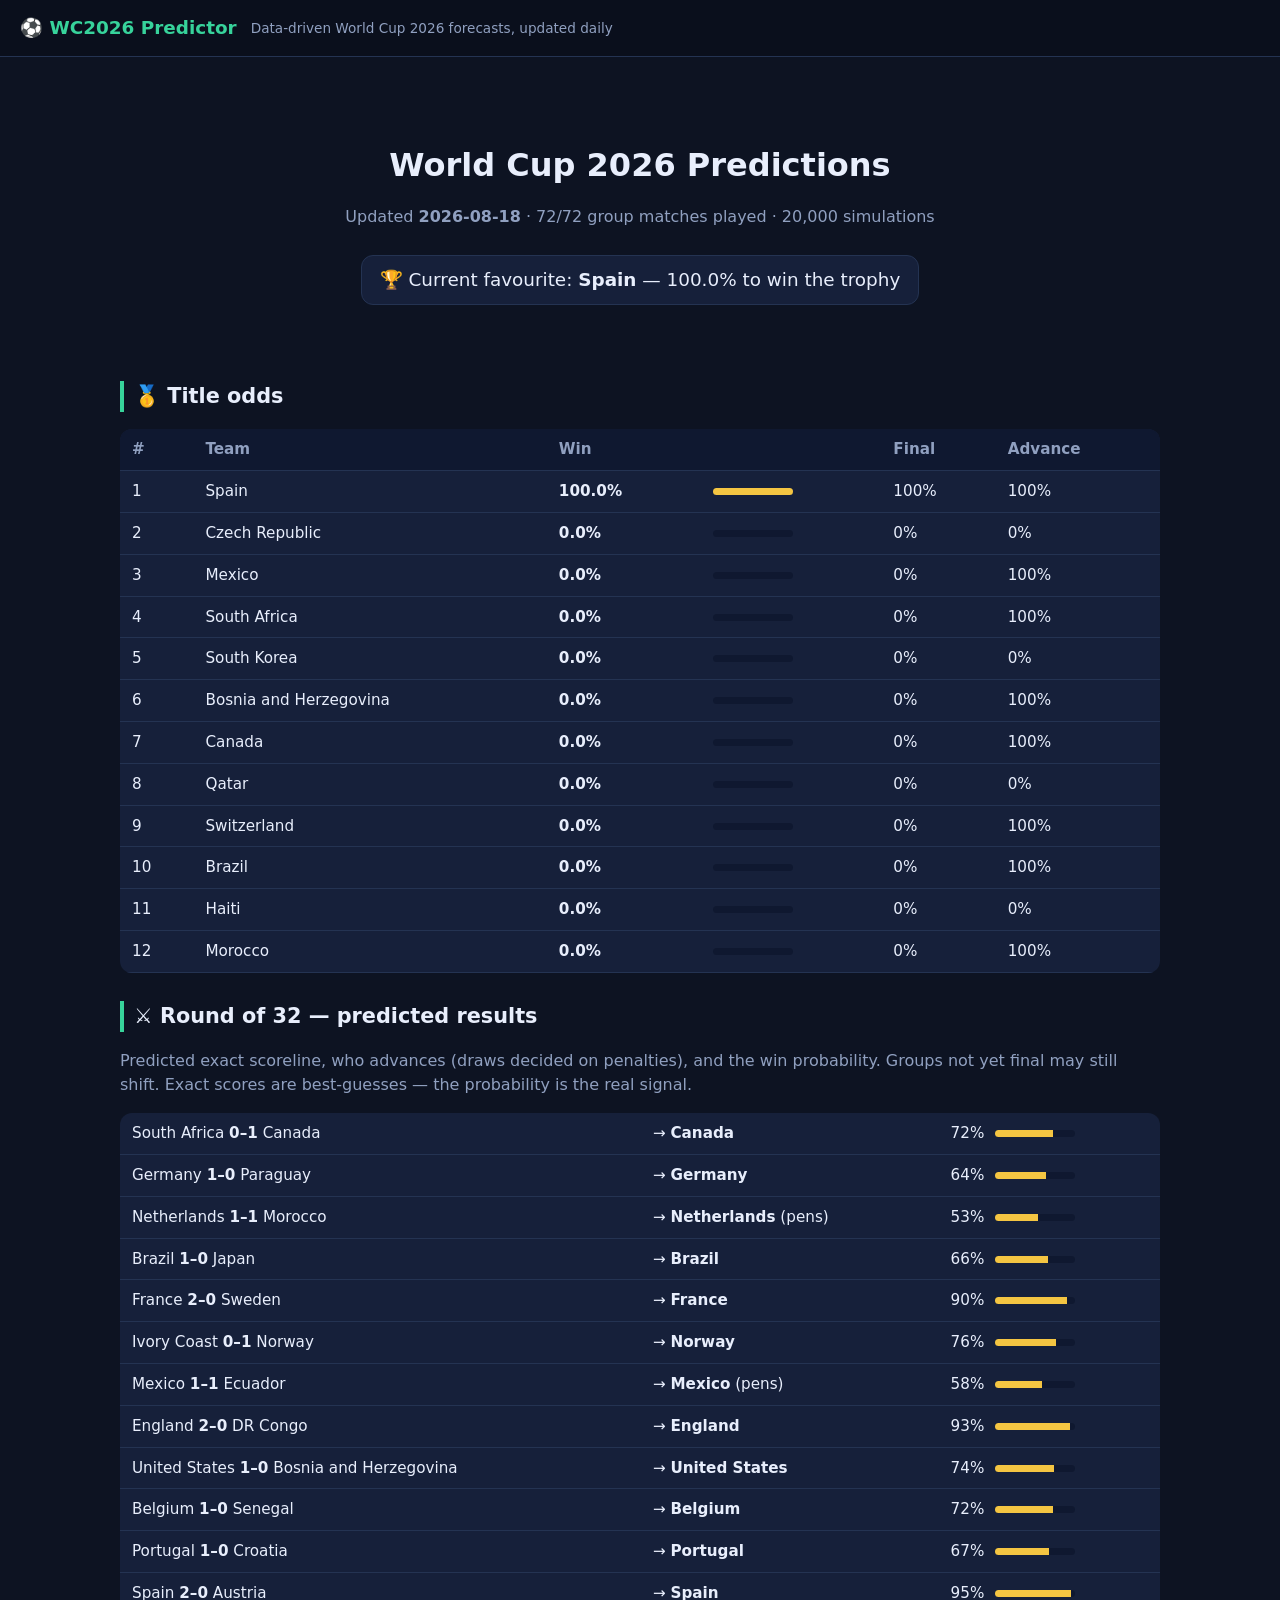
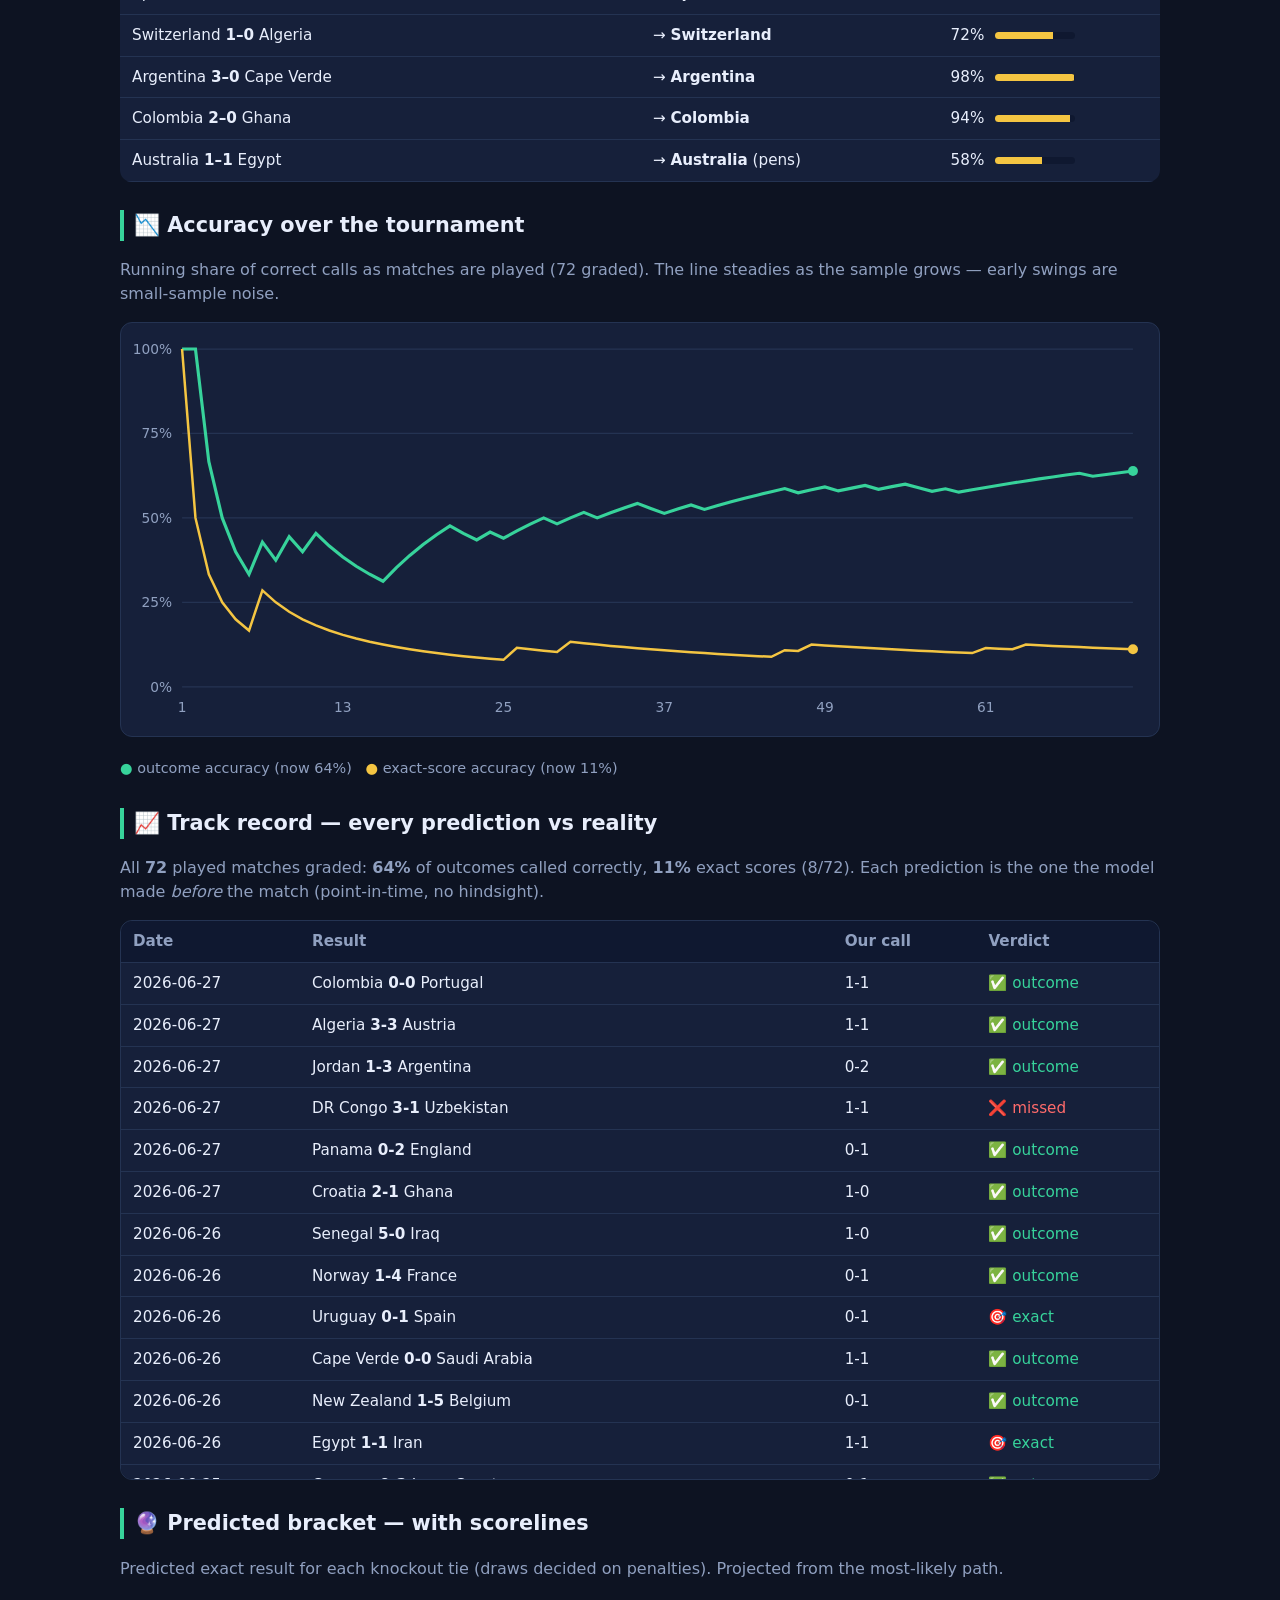
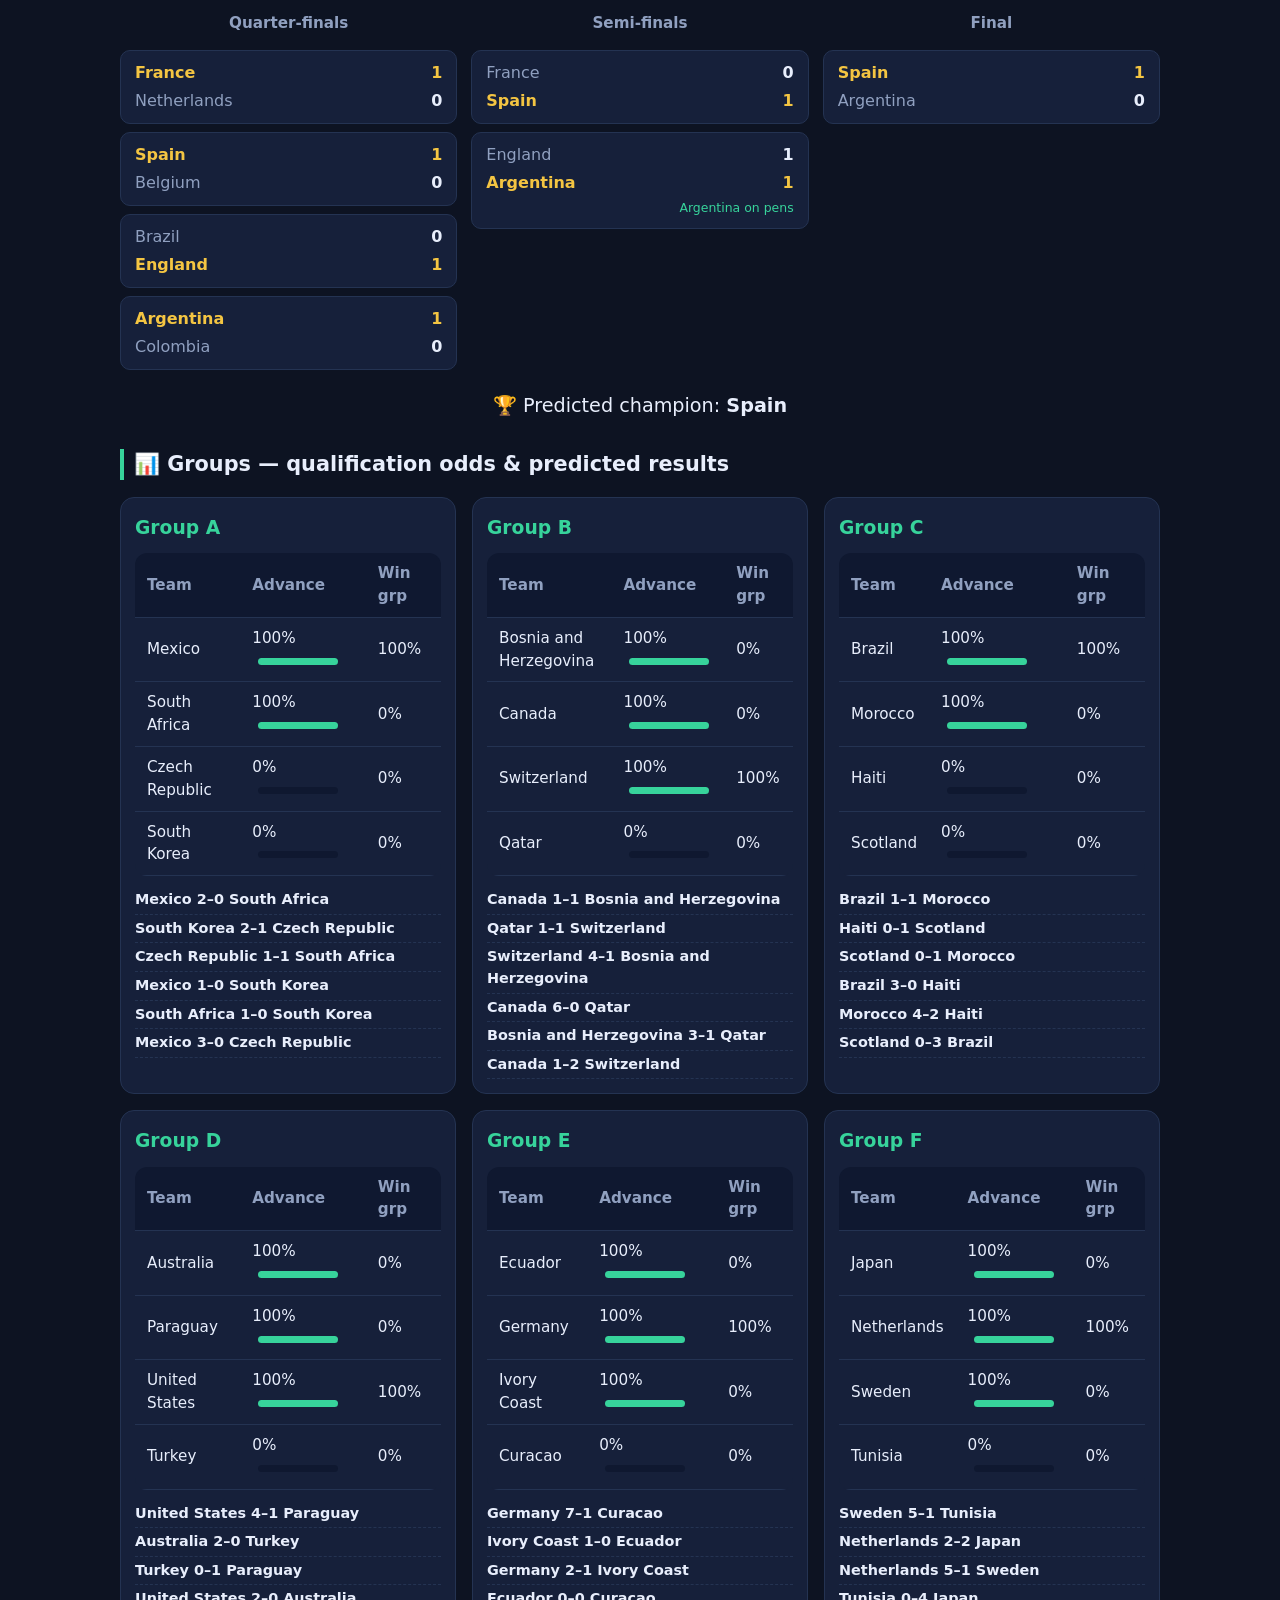
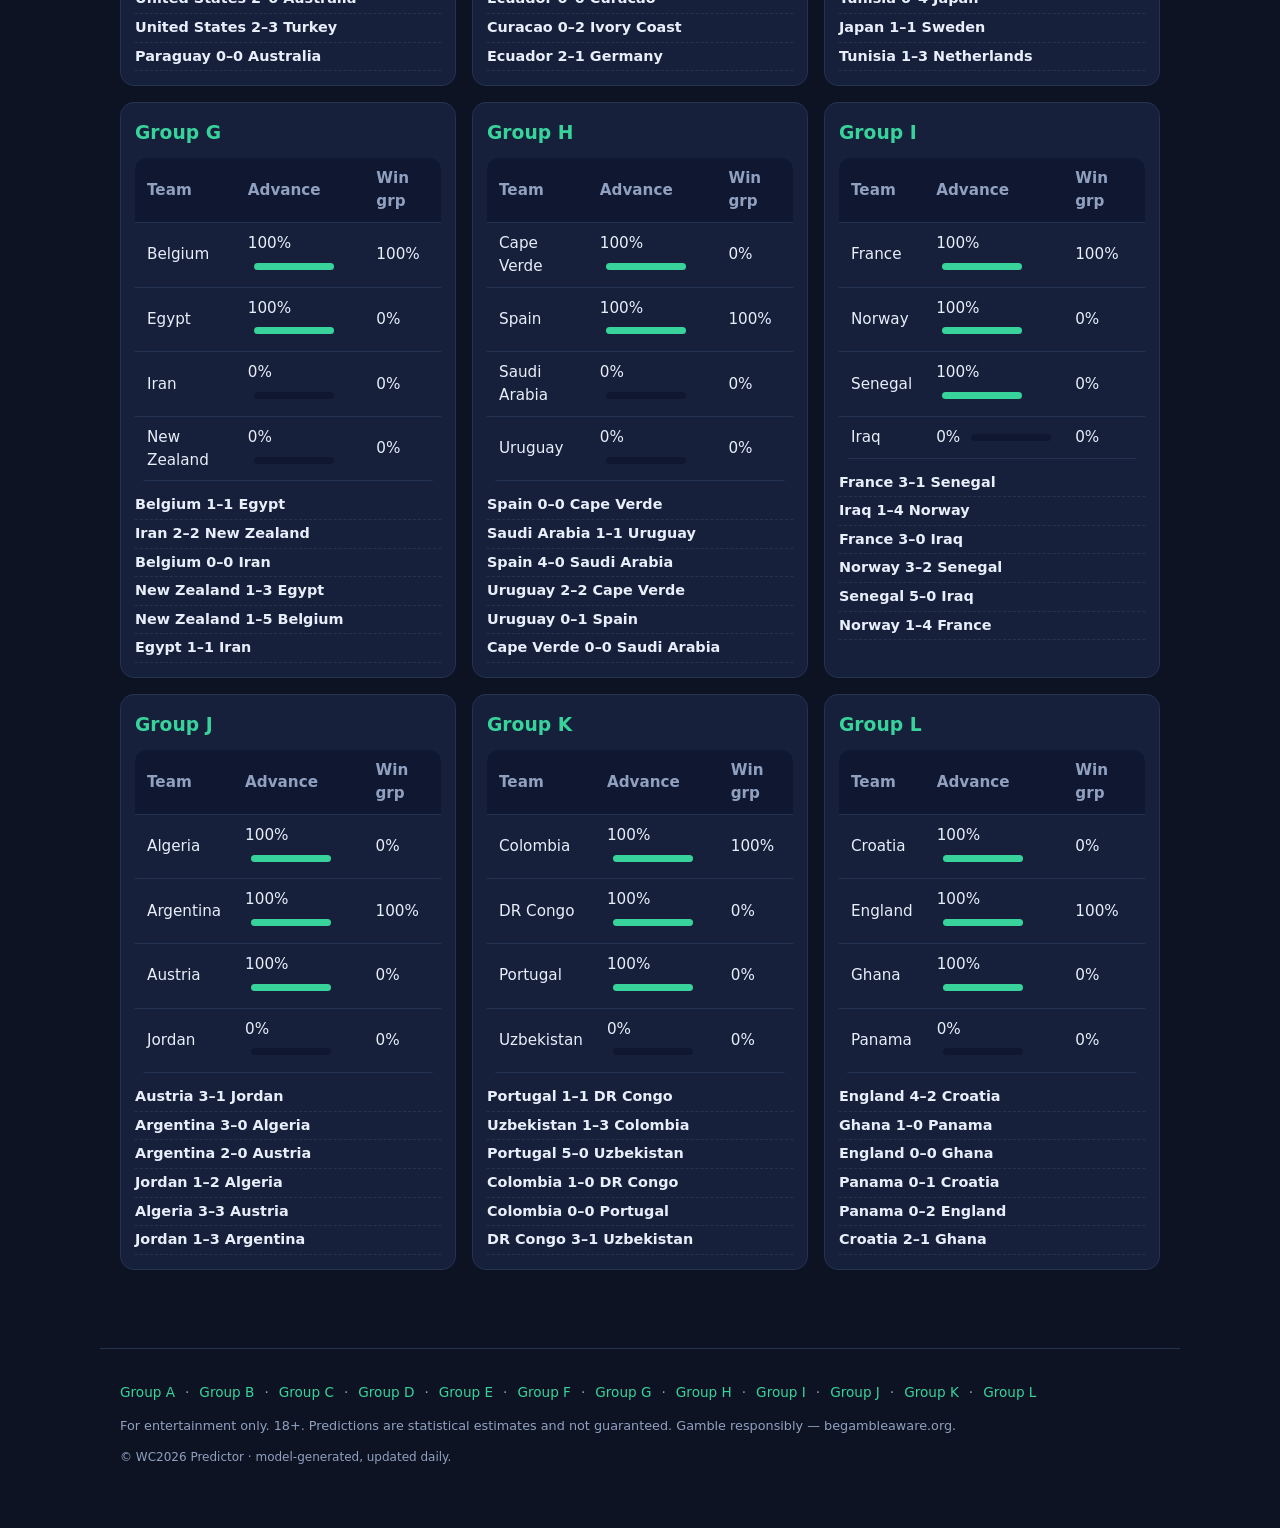
<file: index.html>
<!doctype html><html lang="en"><head>
<meta charset="utf-8"><meta name="viewport" content="width=device-width,initial-scale=1">
<title>World Cup 2026 Predictions — Updated 2026-08-18</title>
<meta name="description" content="Daily data-driven 2026 World Cup predictions. Favourite: Spain (100% to win). Title odds, group forecasts, bracket and predicted scores for all 104 matches.">
<link rel="canonical" href="https://itzikezra.github.io/world-cup-2026-predictions/">
<meta property="og:title" content="World Cup 2026 Predictions — Updated 2026-08-18">
<meta property="og:description" content="Daily data-driven 2026 World Cup predictions. Favourite: Spain (100% to win). Title odds, group forecasts, bracket and predicted scores for all 104 matches.">
<meta property="og:type" content="website">
<meta property="og:url" content="https://itzikezra.github.io/world-cup-2026-predictions/">
<meta name="twitter:card" content="summary_large_image">
<link rel="stylesheet" href="style.css">
<script type="application/ld+json">{"@context": "https://schema.org", "@type": "WebSite", "name": "WC2026 Predictor", "url": "https://itzikezra.github.io/world-cup-2026-predictions", "description": "Daily data-driven 2026 World Cup predictions. Favourite: Spain (100% to win). Title odds, group forecasts, bracket and predicted scores for all 104 matches."}</script>

</head><body>
<header class="nav"><a class="brand" href="index.html">⚽ WC2026 Predictor</a>
<span class="tag">Data-driven World Cup 2026 forecasts, updated daily</span></header>
<main>
<section class="hero"><h1>World Cup 2026 Predictions</h1><p class="sub">Updated <b>2026-08-18</b> · 72/72 group matches played · 20,000 simulations</p><p class="fav">🏆 Current favourite: <b>Spain</b> — 100.0% to win the trophy</p></section>

<section><h2>🥇 Title odds</h2><table class="odds"><tr><th>#</th><th>Team</th><th>Win</th><th></th><th>Final</th><th>Advance</th></tr>
<tr><td>1</td><td>Spain</td><td><b>100.0%</b></td><td><span class="bar"><span class="b gold" style="width:100%"></span></span></td><td>100%</td><td>100%</td></tr>
<tr><td>2</td><td>Czech Republic</td><td><b>0.0%</b></td><td><span class="bar"><span class="b gold" style="width:0%"></span></span></td><td>0%</td><td>0%</td></tr>
<tr><td>3</td><td>Mexico</td><td><b>0.0%</b></td><td><span class="bar"><span class="b gold" style="width:0%"></span></span></td><td>0%</td><td>100%</td></tr>
<tr><td>4</td><td>South Africa</td><td><b>0.0%</b></td><td><span class="bar"><span class="b gold" style="width:0%"></span></span></td><td>0%</td><td>100%</td></tr>
<tr><td>5</td><td>South Korea</td><td><b>0.0%</b></td><td><span class="bar"><span class="b gold" style="width:0%"></span></span></td><td>0%</td><td>0%</td></tr>
<tr><td>6</td><td>Bosnia and Herzegovina</td><td><b>0.0%</b></td><td><span class="bar"><span class="b gold" style="width:0%"></span></span></td><td>0%</td><td>100%</td></tr>
<tr><td>7</td><td>Canada</td><td><b>0.0%</b></td><td><span class="bar"><span class="b gold" style="width:0%"></span></span></td><td>0%</td><td>100%</td></tr>
<tr><td>8</td><td>Qatar</td><td><b>0.0%</b></td><td><span class="bar"><span class="b gold" style="width:0%"></span></span></td><td>0%</td><td>0%</td></tr>
<tr><td>9</td><td>Switzerland</td><td><b>0.0%</b></td><td><span class="bar"><span class="b gold" style="width:0%"></span></span></td><td>0%</td><td>100%</td></tr>
<tr><td>10</td><td>Brazil</td><td><b>0.0%</b></td><td><span class="bar"><span class="b gold" style="width:0%"></span></span></td><td>0%</td><td>100%</td></tr>
<tr><td>11</td><td>Haiti</td><td><b>0.0%</b></td><td><span class="bar"><span class="b gold" style="width:0%"></span></span></td><td>0%</td><td>0%</td></tr>
<tr><td>12</td><td>Morocco</td><td><b>0.0%</b></td><td><span class="bar"><span class="b gold" style="width:0%"></span></span></td><td>0%</td><td>100%</td></tr>
</table></section>

<section><h2>⚔️ Round of 32 — predicted results</h2><p class="sub">Predicted exact scoreline, who advances (draws decided on penalties), and the win probability. Groups not yet final may still shift. Exact scores are best-guesses — the probability is the real signal.</p><table class="odds"><tr><td>South Africa <b>0–1</b> Canada</td><td>→ <b>Canada</b></td><td>72% <span class="bar"><span class="b gold" style="width:72%"></span></span></td></tr><tr><td>Germany <b>1–0</b> Paraguay</td><td>→ <b>Germany</b></td><td>64% <span class="bar"><span class="b gold" style="width:64%"></span></span></td></tr><tr><td>Netherlands <b>1–1</b> Morocco</td><td>→ <b>Netherlands</b> (pens)</td><td>53% <span class="bar"><span class="b gold" style="width:53%"></span></span></td></tr><tr><td>Brazil <b>1–0</b> Japan</td><td>→ <b>Brazil</b></td><td>66% <span class="bar"><span class="b gold" style="width:66%"></span></span></td></tr><tr><td>France <b>2–0</b> Sweden</td><td>→ <b>France</b></td><td>90% <span class="bar"><span class="b gold" style="width:90%"></span></span></td></tr><tr><td>Ivory Coast <b>0–1</b> Norway</td><td>→ <b>Norway</b></td><td>76% <span class="bar"><span class="b gold" style="width:76%"></span></span></td></tr><tr><td>Mexico <b>1–1</b> Ecuador</td><td>→ <b>Mexico</b> (pens)</td><td>58% <span class="bar"><span class="b gold" style="width:58%"></span></span></td></tr><tr><td>England <b>2–0</b> DR Congo</td><td>→ <b>England</b></td><td>93% <span class="bar"><span class="b gold" style="width:93%"></span></span></td></tr><tr><td>United States <b>1–0</b> Bosnia and Herzegovina</td><td>→ <b>United States</b></td><td>74% <span class="bar"><span class="b gold" style="width:74%"></span></span></td></tr><tr><td>Belgium <b>1–0</b> Senegal</td><td>→ <b>Belgium</b></td><td>72% <span class="bar"><span class="b gold" style="width:72%"></span></span></td></tr><tr><td>Portugal <b>1–0</b> Croatia</td><td>→ <b>Portugal</b></td><td>67% <span class="bar"><span class="b gold" style="width:67%"></span></span></td></tr><tr><td>Spain <b>2–0</b> Austria</td><td>→ <b>Spain</b></td><td>95% <span class="bar"><span class="b gold" style="width:95%"></span></span></td></tr><tr><td>Switzerland <b>1–0</b> Algeria</td><td>→ <b>Switzerland</b></td><td>72% <span class="bar"><span class="b gold" style="width:72%"></span></span></td></tr><tr><td>Argentina <b>3–0</b> Cape Verde</td><td>→ <b>Argentina</b></td><td>98% <span class="bar"><span class="b gold" style="width:98%"></span></span></td></tr><tr><td>Colombia <b>2–0</b> Ghana</td><td>→ <b>Colombia</b></td><td>94% <span class="bar"><span class="b gold" style="width:94%"></span></span></td></tr><tr><td>Australia <b>1–1</b> Egypt</td><td>→ <b>Australia</b> (pens)</td><td>58% <span class="bar"><span class="b gold" style="width:58%"></span></span></td></tr></table></section>
<section><h2>📉 Accuracy over the tournament</h2><p class="sub">Running share of correct calls as matches are played (72 graded). The line steadies as the sample grows — early swings are small-sample noise.</p><svg viewBox="0 0 820 320" class="chart" role="img" aria-label="Cumulative prediction accuracy"><line x1="44" y1="286.0" x2="804" y2="286.0" class="gl"/><text x="36" y="290.0" class="yl">0%</text><line x1="44" y1="218.5" x2="804" y2="218.5" class="gl"/><text x="36" y="222.5" class="yl">25%</text><line x1="44" y1="151.0" x2="804" y2="151.0" class="gl"/><text x="36" y="155.0" class="yl">50%</text><line x1="44" y1="83.5" x2="804" y2="83.5" class="gl"/><text x="36" y="87.5" class="yl">75%</text><line x1="44" y1="16.0" x2="804" y2="16.0" class="gl"/><text x="36" y="20.0" class="yl">100%</text><text x="44.0" y="306.0" class="xl">1</text><text x="172.5" y="306.0" class="xl">13</text><text x="300.9" y="306.0" class="xl">25</text><text x="429.4" y="306.0" class="xl">37</text><text x="557.8" y="306.0" class="xl">49</text><text x="686.3" y="306.0" class="xl">61</text><polyline points="44.0,16.0 54.7,16.0 65.4,106.0 76.1,151.0 86.8,178.0 97.5,196.0 108.2,170.3 118.9,184.8 129.6,166.0 140.3,178.0 151.0,163.3 161.7,173.5 172.5,182.2 183.2,189.6 193.9,196.0 204.6,201.6 215.3,190.7 226.0,181.0 236.7,172.3 247.4,164.5 258.1,157.4 268.8,163.3 279.5,168.6 290.2,162.3 300.9,167.2 311.6,161.4 322.3,156.0 333.0,151.0 343.7,155.7 354.4,151.0 365.1,146.6 375.8,151.0 386.5,146.9 397.2,143.1 407.9,139.4 418.6,143.5 429.4,147.4 440.1,143.9 450.8,140.6 461.5,144.2 472.2,141.1 482.9,138.1 493.6,135.3 504.3,132.6 515.0,130.0 525.7,127.5 536.4,130.9 547.1,128.5 557.8,126.2 568.5,129.4 579.2,127.2 589.9,125.0 600.6,128.1 611.3,126.0 622.0,124.0 632.7,126.9 643.4,129.7 654.1,127.7 664.8,130.4 675.5,128.5 686.3,126.7 697.0,124.9 707.7,123.1 718.4,121.5 729.1,119.8 739.8,118.3 750.5,116.7 761.2,115.3 771.9,117.7 782.6,116.3 793.3,114.9 804.0,113.5" class="lineA"/><polyline points="44.0,16.0 54.7,151.0 65.4,196.0 76.1,218.5 86.8,232.0 97.5,241.0 108.2,208.9 118.9,218.5 129.6,226.0 140.3,232.0 151.0,236.9 161.7,241.0 172.5,244.5 183.2,247.4 193.9,250.0 204.6,252.2 215.3,254.2 226.0,256.0 236.7,257.6 247.4,259.0 258.1,260.3 268.8,261.5 279.5,262.5 290.2,263.5 300.9,264.4 311.6,254.8 322.3,256.0 333.0,257.1 343.7,258.1 354.4,250.0 365.1,251.2 375.8,252.2 386.5,253.3 397.2,254.2 407.9,255.1 418.6,256.0 429.4,256.8 440.1,257.6 450.8,258.3 461.5,259.0 472.2,259.7 482.9,260.3 493.6,260.9 504.3,261.5 515.0,262.0 525.7,256.7 536.4,257.3 547.1,252.2 557.8,252.9 568.5,253.6 579.2,254.2 589.9,254.8 600.6,255.4 611.3,256.0 622.0,256.5 632.7,257.1 643.4,257.6 654.1,258.1 664.8,258.5 675.5,259.0 686.3,255.0 697.0,255.5 707.7,256.0 718.4,252.2 729.1,252.8 739.8,253.3 750.5,253.8 761.2,254.2 771.9,254.7 782.6,255.1 793.3,255.6 804.0,256.0" class="lineB"/><circle cx="804.0" cy="113.5" r="4" class="dotA"/><circle cx="804.0" cy="256.0" r="4" class="dotB"/></svg><p class="legend"><span class="kA">●</span> outcome accuracy (now 64%) &nbsp; <span class="kB">●</span> exact-score accuracy (now 11%)</p></section>
<section id="track"><h2>📈 Track record — every prediction vs reality</h2><p class="sub">All <b>72</b> played matches graded: <b>64%</b> of outcomes called correctly, <b>11%</b> exact scores (8/72). Each prediction is the one the model made <i>before</i> the match (point-in-time, no hindsight).</p><div class="scrollx"><table class="odds tr"><tr><th>Date</th><th>Result</th><th>Our call</th><th>Verdict</th></tr><tr class="ok"><td>2026-06-27</td><td>Colombia <b>0-0</b> Portugal</td><td class="mut">1-1</td><td>✅ outcome</td></tr><tr class="ok"><td>2026-06-27</td><td>Algeria <b>3-3</b> Austria</td><td class="mut">1-1</td><td>✅ outcome</td></tr><tr class="ok"><td>2026-06-27</td><td>Jordan <b>1-3</b> Argentina</td><td class="mut">0-2</td><td>✅ outcome</td></tr><tr class="miss"><td>2026-06-27</td><td>DR Congo <b>3-1</b> Uzbekistan</td><td class="mut">1-1</td><td>❌ missed</td></tr><tr class="ok"><td>2026-06-27</td><td>Panama <b>0-2</b> England</td><td class="mut">0-1</td><td>✅ outcome</td></tr><tr class="ok"><td>2026-06-27</td><td>Croatia <b>2-1</b> Ghana</td><td class="mut">1-0</td><td>✅ outcome</td></tr><tr class="ok"><td>2026-06-26</td><td>Senegal <b>5-0</b> Iraq</td><td class="mut">1-0</td><td>✅ outcome</td></tr><tr class="ok"><td>2026-06-26</td><td>Norway <b>1-4</b> France</td><td class="mut">0-1</td><td>✅ outcome</td></tr><tr class="ok"><td>2026-06-26</td><td>Uruguay <b>0-1</b> Spain</td><td class="mut">0-1</td><td>🎯 exact</td></tr><tr class="ok"><td>2026-06-26</td><td>Cape Verde <b>0-0</b> Saudi Arabia</td><td class="mut">1-1</td><td>✅ outcome</td></tr><tr class="ok"><td>2026-06-26</td><td>New Zealand <b>1-5</b> Belgium</td><td class="mut">0-1</td><td>✅ outcome</td></tr><tr class="ok"><td>2026-06-26</td><td>Egypt <b>1-1</b> Iran</td><td class="mut">1-1</td><td>🎯 exact</td></tr><tr class="ok"><td>2026-06-25</td><td>Curacao <b>0-2</b> Ivory Coast</td><td class="mut">0-1</td><td>✅ outcome</td></tr><tr class="miss"><td>2026-06-25</td><td>United States <b>2-3</b> Turkey</td><td class="mut">1-1</td><td>❌ missed</td></tr><tr class="ok"><td>2026-06-25</td><td>Paraguay <b>0-0</b> Australia</td><td class="mut">1-1</td><td>✅ outcome</td></tr><tr class="miss"><td>2026-06-25</td><td>Japan <b>1-1</b> Sweden</td><td class="mut">1-0</td><td>❌ missed</td></tr><tr class="miss"><td>2026-06-25</td><td>Ecuador <b>2-1</b> Germany</td><td class="mut">0-1</td><td>❌ missed</td></tr><tr class="ok"><td>2026-06-25</td><td>Tunisia <b>1-3</b> Netherlands</td><td class="mut">0-2</td><td>✅ outcome</td></tr><tr class="ok"><td>2026-06-24</td><td>Morocco <b>4-2</b> Haiti</td><td class="mut">2-0</td><td>✅ outcome</td></tr><tr class="miss"><td>2026-06-24</td><td>South Africa <b>1-0</b> South Korea</td><td class="mut">0-1</td><td>❌ missed</td></tr><tr class="ok"><td>2026-06-24</td><td>Mexico <b>3-0</b> Czech Republic</td><td class="mut">2-0</td><td>✅ outcome</td></tr><tr class="ok"><td>2026-06-24</td><td>Scotland <b>0-3</b> Brazil</td><td class="mut">0-1</td><td>✅ outcome</td></tr><tr class="miss"><td>2026-06-24</td><td>Canada <b>1-2</b> Switzerland</td><td class="mut">1-1</td><td>❌ missed</td></tr><tr class="ok"><td>2026-06-24</td><td>Bosnia and Herzegovina <b>3-1</b> Qatar</td><td class="mut">1-0</td><td>✅ outcome</td></tr><tr class="ok"><td>2026-06-23</td><td>Panama <b>0-1</b> Croatia</td><td class="mut">0-1</td><td>🎯 exact</td></tr><tr class="miss"><td>2026-06-23</td><td>England <b>0-0</b> Ghana</td><td class="mut">2-0</td><td>❌ missed</td></tr><tr class="ok"><td>2026-06-23</td><td>Colombia <b>1-0</b> DR Congo</td><td class="mut">1-0</td><td>🎯 exact</td></tr><tr class="ok"><td>2026-06-23</td><td>Portugal <b>5-0</b> Uzbekistan</td><td class="mut">1-0</td><td>✅ outcome</td></tr><tr class="ok"><td>2026-06-22</td><td>Argentina <b>2-0</b> Austria</td><td class="mut">1-0</td><td>✅ outcome</td></tr><tr class="ok"><td>2026-06-22</td><td>Norway <b>3-2</b> Senegal</td><td class="mut">1-0</td><td>✅ outcome</td></tr><tr class="ok"><td>2026-06-22</td><td>France <b>3-0</b> Iraq</td><td class="mut">2-0</td><td>✅ outcome</td></tr><tr class="ok"><td>2026-06-22</td><td>Jordan <b>1-2</b> Algeria</td><td class="mut">0-1</td><td>✅ outcome</td></tr><tr class="miss"><td>2026-06-21</td><td>Uruguay <b>2-2</b> Cape Verde</td><td class="mut">1-0</td><td>❌ missed</td></tr><tr class="ok"><td>2026-06-21</td><td>Spain <b>4-0</b> Saudi Arabia</td><td class="mut">2-0</td><td>✅ outcome</td></tr><tr class="ok"><td>2026-06-21</td><td>New Zealand <b>1-3</b> Egypt</td><td class="mut">0-1</td><td>✅ outcome</td></tr><tr class="miss"><td>2026-06-21</td><td>Belgium <b>0-0</b> Iran</td><td class="mut">1-0</td><td>❌ missed</td></tr><tr class="miss"><td>2026-06-20</td><td>Ecuador <b>0-0</b> Curacao</td><td class="mut">2-0</td><td>❌ missed</td></tr><tr class="ok"><td>2026-06-20</td><td>Germany <b>2-1</b> Ivory Coast</td><td class="mut">1-0</td><td>✅ outcome</td></tr><tr class="ok"><td>2026-06-20</td><td>Netherlands <b>5-1</b> Sweden</td><td class="mut">1-0</td><td>✅ outcome</td></tr><tr class="ok"><td>2026-06-20</td><td>Tunisia <b>0-4</b> Japan</td><td class="mut">0-1</td><td>✅ outcome</td></tr><tr class="miss"><td>2026-06-19</td><td>United States <b>2-0</b> Australia</td><td class="mut">1-1</td><td>❌ missed</td></tr><tr class="ok"><td>2026-06-19</td><td>Brazil <b>3-0</b> Haiti</td><td class="mut">2-0</td><td>✅ outcome</td></tr><tr class="ok"><td>2026-06-19</td><td>Scotland <b>0-1</b> Morocco</td><td class="mut">0-1</td><td>🎯 exact</td></tr><tr class="miss"><td>2026-06-19</td><td>Turkey <b>0-1</b> Paraguay</td><td class="mut">1-1</td><td>❌ missed</td></tr><tr class="ok"><td>2026-06-18</td><td>Canada <b>6-0</b> Qatar</td><td class="mut">2-0</td><td>✅ outcome</td></tr><tr class="ok"><td>2026-06-18</td><td>Switzerland <b>4-1</b> Bosnia and Herzegovina</td><td class="mut">1-0</td><td>✅ outcome</td></tr><tr class="ok"><td>2026-06-18</td><td>Mexico <b>1-0</b> South Korea</td><td class="mut">1-0</td><td>🎯 exact</td></tr><tr class="miss"><td>2026-06-18</td><td>Czech Republic <b>1-1</b> South Africa</td><td class="mut">1-0</td><td>❌ missed</td></tr><tr class="ok"><td>2026-06-17</td><td>Uzbekistan <b>1-3</b> Colombia</td><td class="mut">0-1</td><td>✅ outcome</td></tr><tr class="miss"><td>2026-06-17</td><td>Portugal <b>1-1</b> DR Congo</td><td class="mut">1-0</td><td>❌ missed</td></tr><tr class="miss"><td>2026-06-17</td><td>Ghana <b>1-0</b> Panama</td><td class="mut">0-1</td><td>❌ missed</td></tr><tr class="ok"><td>2026-06-17</td><td>England <b>4-2</b> Croatia</td><td class="mut">1-0</td><td>✅ outcome</td></tr><tr class="ok"><td>2026-06-16</td><td>Austria <b>3-1</b> Jordan</td><td class="mut">1-0</td><td>✅ outcome</td></tr><tr class="ok"><td>2026-06-16</td><td>Argentina <b>3-0</b> Algeria</td><td class="mut">1-0</td><td>✅ outcome</td></tr><tr class="ok"><td>2026-06-16</td><td>Iraq <b>1-4</b> Norway</td><td class="mut">0-1</td><td>✅ outcome</td></tr><tr class="ok"><td>2026-06-16</td><td>France <b>3-1</b> Senegal</td><td class="mut">1-0</td><td>✅ outcome</td></tr><tr class="miss"><td>2026-06-15</td><td>Belgium <b>1-1</b> Egypt</td><td class="mut">1-0</td><td>❌ missed</td></tr><tr class="miss"><td>2026-06-15</td><td>Iran <b>2-2</b> New Zealand</td><td class="mut">1-0</td><td>❌ missed</td></tr><tr class="miss"><td>2026-06-15</td><td>Saudi Arabia <b>1-1</b> Uruguay</td><td class="mut">0-1</td><td>❌ missed</td></tr><tr class="miss"><td>2026-06-15</td><td>Spain <b>0-0</b> Cape Verde</td><td class="mut">3-0</td><td>❌ missed</td></tr><tr class="miss"><td>2026-06-14</td><td>Sweden <b>5-1</b> Tunisia</td><td class="mut">1-1</td><td>❌ missed</td></tr><tr class="ok"><td>2026-06-14</td><td>Netherlands <b>2-2</b> Japan</td><td class="mut">1-1</td><td>✅ outcome</td></tr><tr class="miss"><td>2026-06-14</td><td>Ivory Coast <b>1-0</b> Ecuador</td><td class="mut">0-1</td><td>❌ missed</td></tr><tr class="ok"><td>2026-06-14</td><td>Germany <b>7-1</b> Curacao</td><td class="mut">2-0</td><td>✅ outcome</td></tr><tr class="miss"><td>2026-06-13</td><td>Australia <b>2-0</b> Turkey</td><td class="mut">0-1</td><td>❌ missed</td></tr><tr class="ok"><td>2026-06-13</td><td>Haiti <b>0-1</b> Scotland</td><td class="mut">0-1</td><td>🎯 exact</td></tr><tr class="miss"><td>2026-06-13</td><td>Brazil <b>1-1</b> Morocco</td><td class="mut">1-0</td><td>❌ missed</td></tr><tr class="miss"><td>2026-06-13</td><td>Qatar <b>1-1</b> Switzerland</td><td class="mut">0-2</td><td>❌ missed</td></tr><tr class="miss"><td>2026-06-12</td><td>United States <b>4-1</b> Paraguay</td><td class="mut">1-1</td><td>❌ missed</td></tr><tr class="miss"><td>2026-06-12</td><td>Canada <b>1-1</b> Bosnia and Herzegovina</td><td class="mut">2-0</td><td>❌ missed</td></tr><tr class="ok"><td>2026-06-11</td><td>South Korea <b>2-1</b> Czech Republic</td><td class="mut">1-0</td><td>✅ outcome</td></tr><tr class="ok"><td>2026-06-11</td><td>Mexico <b>2-0</b> South Africa</td><td class="mut">2-0</td><td>🎯 exact</td></tr></table></div></section>
<section><h2>🔮 Predicted bracket — with scorelines</h2><p class="sub">Predicted exact result for each knockout tie (draws decided on penalties). Projected from the most-likely path.</p><div class="bracket">
<div class="rnd"><h3>Quarter-finals</h3>
<div class="tie"><span class="win"><i>France</i><b>1</b></span><span class=""><i>Netherlands</i><b>0</b></span></div>
<div class="tie"><span class="win"><i>Spain</i><b>1</b></span><span class=""><i>Belgium</i><b>0</b></span></div>
<div class="tie"><span class=""><i>Brazil</i><b>0</b></span><span class="win"><i>England</i><b>1</b></span></div>
<div class="tie"><span class="win"><i>Argentina</i><b>1</b></span><span class=""><i>Colombia</i><b>0</b></span></div>
</div>
<div class="rnd"><h3>Semi-finals</h3>
<div class="tie"><span class=""><i>France</i><b>0</b></span><span class="win"><i>Spain</i><b>1</b></span></div>
<div class="tie"><span class=""><i>England</i><b>1</b></span><span class="win"><i>Argentina</i><b>1</b></span><span class=pens>Argentina on pens</span></div>
</div>
<div class="rnd"><h3>Final</h3>
<div class="tie"><span class="win"><i>Spain</i><b>1</b></span><span class=""><i>Argentina</i><b>0</b></span></div>
</div>
</div><p class="champ">🏆 Predicted champion: <b>Spain</b></p></section>
<section><h2>📊 Groups — qualification odds & predicted results</h2><div class="grid">
<div class="card"><h3><a href="g-a.html">Group A</a></h3><table class="grp"><tr><th>Team</th><th>Advance</th><th>Win grp</th></tr>
<tr><td>Mexico</td><td>100% <span class="bar"><span class="b" style="width:100%"></span></span></td><td>100%</td></tr>
<tr><td>South Africa</td><td>100% <span class="bar"><span class="b" style="width:100%"></span></span></td><td>0%</td></tr>
<tr><td>Czech Republic</td><td>0% <span class="bar"><span class="b" style="width:0%"></span></span></td><td>0%</td></tr>
<tr><td>South Korea</td><td>0% <span class="bar"><span class="b" style="width:0%"></span></span></td><td>0%</td></tr>
</table><ul class="res"><li class="pl">Mexico 2–0 South Africa</li><li class="pl">South Korea 2–1 Czech Republic</li><li class="pl">Czech Republic 1–1 South Africa</li><li class="pl">Mexico 1–0 South Korea</li><li class="pl">South Africa 1–0 South Korea</li><li class="pl">Mexico 3–0 Czech Republic</li></ul></div>
<div class="card"><h3><a href="g-b.html">Group B</a></h3><table class="grp"><tr><th>Team</th><th>Advance</th><th>Win grp</th></tr>
<tr><td>Bosnia and Herzegovina</td><td>100% <span class="bar"><span class="b" style="width:100%"></span></span></td><td>0%</td></tr>
<tr><td>Canada</td><td>100% <span class="bar"><span class="b" style="width:100%"></span></span></td><td>0%</td></tr>
<tr><td>Switzerland</td><td>100% <span class="bar"><span class="b" style="width:100%"></span></span></td><td>100%</td></tr>
<tr><td>Qatar</td><td>0% <span class="bar"><span class="b" style="width:0%"></span></span></td><td>0%</td></tr>
</table><ul class="res"><li class="pl">Canada 1–1 Bosnia and Herzegovina</li><li class="pl">Qatar 1–1 Switzerland</li><li class="pl">Switzerland 4–1 Bosnia and Herzegovina</li><li class="pl">Canada 6–0 Qatar</li><li class="pl">Bosnia and Herzegovina 3–1 Qatar</li><li class="pl">Canada 1–2 Switzerland</li></ul></div>
<div class="card"><h3><a href="g-c.html">Group C</a></h3><table class="grp"><tr><th>Team</th><th>Advance</th><th>Win grp</th></tr>
<tr><td>Brazil</td><td>100% <span class="bar"><span class="b" style="width:100%"></span></span></td><td>100%</td></tr>
<tr><td>Morocco</td><td>100% <span class="bar"><span class="b" style="width:100%"></span></span></td><td>0%</td></tr>
<tr><td>Haiti</td><td>0% <span class="bar"><span class="b" style="width:0%"></span></span></td><td>0%</td></tr>
<tr><td>Scotland</td><td>0% <span class="bar"><span class="b" style="width:0%"></span></span></td><td>0%</td></tr>
</table><ul class="res"><li class="pl">Brazil 1–1 Morocco</li><li class="pl">Haiti 0–1 Scotland</li><li class="pl">Scotland 0–1 Morocco</li><li class="pl">Brazil 3–0 Haiti</li><li class="pl">Morocco 4–2 Haiti</li><li class="pl">Scotland 0–3 Brazil</li></ul></div>
<div class="card"><h3><a href="g-d.html">Group D</a></h3><table class="grp"><tr><th>Team</th><th>Advance</th><th>Win grp</th></tr>
<tr><td>Australia</td><td>100% <span class="bar"><span class="b" style="width:100%"></span></span></td><td>0%</td></tr>
<tr><td>Paraguay</td><td>100% <span class="bar"><span class="b" style="width:100%"></span></span></td><td>0%</td></tr>
<tr><td>United States</td><td>100% <span class="bar"><span class="b" style="width:100%"></span></span></td><td>100%</td></tr>
<tr><td>Turkey</td><td>0% <span class="bar"><span class="b" style="width:0%"></span></span></td><td>0%</td></tr>
</table><ul class="res"><li class="pl">United States 4–1 Paraguay</li><li class="pl">Australia 2–0 Turkey</li><li class="pl">Turkey 0–1 Paraguay</li><li class="pl">United States 2–0 Australia</li><li class="pl">United States 2–3 Turkey</li><li class="pl">Paraguay 0–0 Australia</li></ul></div>
<div class="card"><h3><a href="g-e.html">Group E</a></h3><table class="grp"><tr><th>Team</th><th>Advance</th><th>Win grp</th></tr>
<tr><td>Ecuador</td><td>100% <span class="bar"><span class="b" style="width:100%"></span></span></td><td>0%</td></tr>
<tr><td>Germany</td><td>100% <span class="bar"><span class="b" style="width:100%"></span></span></td><td>100%</td></tr>
<tr><td>Ivory Coast</td><td>100% <span class="bar"><span class="b" style="width:100%"></span></span></td><td>0%</td></tr>
<tr><td>Curacao</td><td>0% <span class="bar"><span class="b" style="width:0%"></span></span></td><td>0%</td></tr>
</table><ul class="res"><li class="pl">Germany 7–1 Curacao</li><li class="pl">Ivory Coast 1–0 Ecuador</li><li class="pl">Germany 2–1 Ivory Coast</li><li class="pl">Ecuador 0–0 Curacao</li><li class="pl">Curacao 0–2 Ivory Coast</li><li class="pl">Ecuador 2–1 Germany</li></ul></div>
<div class="card"><h3><a href="g-f.html">Group F</a></h3><table class="grp"><tr><th>Team</th><th>Advance</th><th>Win grp</th></tr>
<tr><td>Japan</td><td>100% <span class="bar"><span class="b" style="width:100%"></span></span></td><td>0%</td></tr>
<tr><td>Netherlands</td><td>100% <span class="bar"><span class="b" style="width:100%"></span></span></td><td>100%</td></tr>
<tr><td>Sweden</td><td>100% <span class="bar"><span class="b" style="width:100%"></span></span></td><td>0%</td></tr>
<tr><td>Tunisia</td><td>0% <span class="bar"><span class="b" style="width:0%"></span></span></td><td>0%</td></tr>
</table><ul class="res"><li class="pl">Sweden 5–1 Tunisia</li><li class="pl">Netherlands 2–2 Japan</li><li class="pl">Netherlands 5–1 Sweden</li><li class="pl">Tunisia 0–4 Japan</li><li class="pl">Japan 1–1 Sweden</li><li class="pl">Tunisia 1–3 Netherlands</li></ul></div>
<div class="card"><h3><a href="g-g.html">Group G</a></h3><table class="grp"><tr><th>Team</th><th>Advance</th><th>Win grp</th></tr>
<tr><td>Belgium</td><td>100% <span class="bar"><span class="b" style="width:100%"></span></span></td><td>100%</td></tr>
<tr><td>Egypt</td><td>100% <span class="bar"><span class="b" style="width:100%"></span></span></td><td>0%</td></tr>
<tr><td>Iran</td><td>0% <span class="bar"><span class="b" style="width:0%"></span></span></td><td>0%</td></tr>
<tr><td>New Zealand</td><td>0% <span class="bar"><span class="b" style="width:0%"></span></span></td><td>0%</td></tr>
</table><ul class="res"><li class="pl">Belgium 1–1 Egypt</li><li class="pl">Iran 2–2 New Zealand</li><li class="pl">Belgium 0–0 Iran</li><li class="pl">New Zealand 1–3 Egypt</li><li class="pl">New Zealand 1–5 Belgium</li><li class="pl">Egypt 1–1 Iran</li></ul></div>
<div class="card"><h3><a href="g-h.html">Group H</a></h3><table class="grp"><tr><th>Team</th><th>Advance</th><th>Win grp</th></tr>
<tr><td>Cape Verde</td><td>100% <span class="bar"><span class="b" style="width:100%"></span></span></td><td>0%</td></tr>
<tr><td>Spain</td><td>100% <span class="bar"><span class="b" style="width:100%"></span></span></td><td>100%</td></tr>
<tr><td>Saudi Arabia</td><td>0% <span class="bar"><span class="b" style="width:0%"></span></span></td><td>0%</td></tr>
<tr><td>Uruguay</td><td>0% <span class="bar"><span class="b" style="width:0%"></span></span></td><td>0%</td></tr>
</table><ul class="res"><li class="pl">Spain 0–0 Cape Verde</li><li class="pl">Saudi Arabia 1–1 Uruguay</li><li class="pl">Spain 4–0 Saudi Arabia</li><li class="pl">Uruguay 2–2 Cape Verde</li><li class="pl">Uruguay 0–1 Spain</li><li class="pl">Cape Verde 0–0 Saudi Arabia</li></ul></div>
<div class="card"><h3><a href="g-i.html">Group I</a></h3><table class="grp"><tr><th>Team</th><th>Advance</th><th>Win grp</th></tr>
<tr><td>France</td><td>100% <span class="bar"><span class="b" style="width:100%"></span></span></td><td>100%</td></tr>
<tr><td>Norway</td><td>100% <span class="bar"><span class="b" style="width:100%"></span></span></td><td>0%</td></tr>
<tr><td>Senegal</td><td>100% <span class="bar"><span class="b" style="width:100%"></span></span></td><td>0%</td></tr>
<tr><td>Iraq</td><td>0% <span class="bar"><span class="b" style="width:0%"></span></span></td><td>0%</td></tr>
</table><ul class="res"><li class="pl">France 3–1 Senegal</li><li class="pl">Iraq 1–4 Norway</li><li class="pl">France 3–0 Iraq</li><li class="pl">Norway 3–2 Senegal</li><li class="pl">Senegal 5–0 Iraq</li><li class="pl">Norway 1–4 France</li></ul></div>
<div class="card"><h3><a href="g-j.html">Group J</a></h3><table class="grp"><tr><th>Team</th><th>Advance</th><th>Win grp</th></tr>
<tr><td>Algeria</td><td>100% <span class="bar"><span class="b" style="width:100%"></span></span></td><td>0%</td></tr>
<tr><td>Argentina</td><td>100% <span class="bar"><span class="b" style="width:100%"></span></span></td><td>100%</td></tr>
<tr><td>Austria</td><td>100% <span class="bar"><span class="b" style="width:100%"></span></span></td><td>0%</td></tr>
<tr><td>Jordan</td><td>0% <span class="bar"><span class="b" style="width:0%"></span></span></td><td>0%</td></tr>
</table><ul class="res"><li class="pl">Austria 3–1 Jordan</li><li class="pl">Argentina 3–0 Algeria</li><li class="pl">Argentina 2–0 Austria</li><li class="pl">Jordan 1–2 Algeria</li><li class="pl">Algeria 3–3 Austria</li><li class="pl">Jordan 1–3 Argentina</li></ul></div>
<div class="card"><h3><a href="g-k.html">Group K</a></h3><table class="grp"><tr><th>Team</th><th>Advance</th><th>Win grp</th></tr>
<tr><td>Colombia</td><td>100% <span class="bar"><span class="b" style="width:100%"></span></span></td><td>100%</td></tr>
<tr><td>DR Congo</td><td>100% <span class="bar"><span class="b" style="width:100%"></span></span></td><td>0%</td></tr>
<tr><td>Portugal</td><td>100% <span class="bar"><span class="b" style="width:100%"></span></span></td><td>0%</td></tr>
<tr><td>Uzbekistan</td><td>0% <span class="bar"><span class="b" style="width:0%"></span></span></td><td>0%</td></tr>
</table><ul class="res"><li class="pl">Portugal 1–1 DR Congo</li><li class="pl">Uzbekistan 1–3 Colombia</li><li class="pl">Portugal 5–0 Uzbekistan</li><li class="pl">Colombia 1–0 DR Congo</li><li class="pl">Colombia 0–0 Portugal</li><li class="pl">DR Congo 3–1 Uzbekistan</li></ul></div>
<div class="card"><h3><a href="g-l.html">Group L</a></h3><table class="grp"><tr><th>Team</th><th>Advance</th><th>Win grp</th></tr>
<tr><td>Croatia</td><td>100% <span class="bar"><span class="b" style="width:100%"></span></span></td><td>0%</td></tr>
<tr><td>England</td><td>100% <span class="bar"><span class="b" style="width:100%"></span></span></td><td>100%</td></tr>
<tr><td>Ghana</td><td>100% <span class="bar"><span class="b" style="width:100%"></span></span></td><td>0%</td></tr>
<tr><td>Panama</td><td>0% <span class="bar"><span class="b" style="width:0%"></span></span></td><td>0%</td></tr>
</table><ul class="res"><li class="pl">England 4–2 Croatia</li><li class="pl">Ghana 1–0 Panama</li><li class="pl">England 0–0 Ghana</li><li class="pl">Panama 0–1 Croatia</li><li class="pl">Panama 0–2 England</li><li class="pl">Croatia 2–1 Ghana</li></ul></div>
</div></section>

</main>
<footer><p class="groups-nav"><a href="g-a.html">Group A</a> · <a href="g-b.html">Group B</a> · <a href="g-c.html">Group C</a> · <a href="g-d.html">Group D</a> · <a href="g-e.html">Group E</a> · <a href="g-f.html">Group F</a> · <a href="g-g.html">Group G</a> · <a href="g-h.html">Group H</a> · <a href="g-i.html">Group I</a> · <a href="g-j.html">Group J</a> · <a href="g-k.html">Group K</a> · <a href="g-l.html">Group L</a></p>
<p class="disc">For entertainment only. 18+. Predictions are statistical estimates and not guaranteed. Gamble responsibly — begambleaware.org.</p>
<p class="small">© WC2026 Predictor · model-generated, updated daily.</p></footer>
</body></html>
</file>
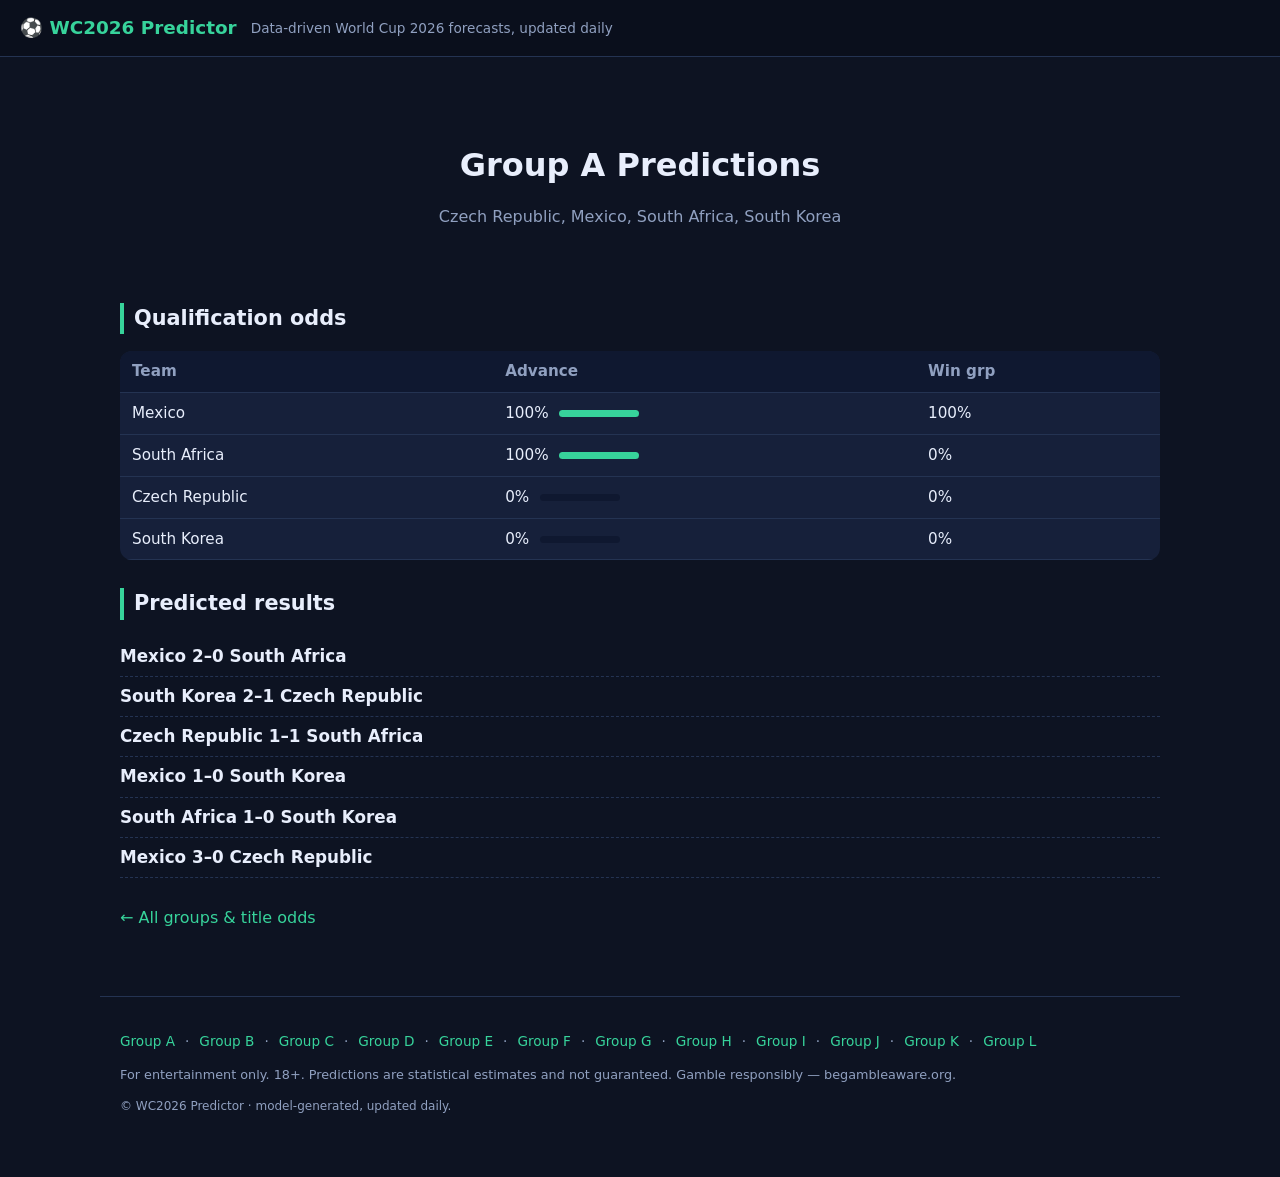
<file: g-a.html>
<!doctype html><html lang="en"><head>
<meta charset="utf-8"><meta name="viewport" content="width=device-width,initial-scale=1">
<title>World Cup 2026 Group A Predictions — Czech Republic, Mexico, South Africa, South Korea</title>
<meta name="description" content="2026 World Cup Group A predictions: Czech Republic, Mexico, South Africa, South Korea. Qualification odds and predicted scorelines, updated daily.">
<link rel="canonical" href="https://itzikezra.github.io/world-cup-2026-predictions/g-a.html">
<meta property="og:title" content="World Cup 2026 Group A Predictions — Czech Republic, Mexico, South Africa, South Korea">
<meta property="og:description" content="2026 World Cup Group A predictions: Czech Republic, Mexico, South Africa, South Korea. Qualification odds and predicted scorelines, updated daily.">
<meta property="og:type" content="website">
<meta property="og:url" content="https://itzikezra.github.io/world-cup-2026-predictions/g-a.html">
<meta name="twitter:card" content="summary_large_image">
<link rel="stylesheet" href="style.css">
<script type="application/ld+json">{"@context": "https://schema.org", "@type": "WebSite", "name": "WC2026 Predictor", "url": "https://itzikezra.github.io/world-cup-2026-predictions", "description": "2026 World Cup Group A predictions: Czech Republic, Mexico, South Africa, South Korea. Qualification odds and predicted scorelines, updated daily."}</script>

</head><body>
<header class="nav"><a class="brand" href="index.html">⚽ WC2026 Predictor</a>
<span class="tag">Data-driven World Cup 2026 forecasts, updated daily</span></header>
<main>
<section class="hero"><h1>Group A Predictions</h1><p class="sub">Czech Republic, Mexico, South Africa, South Korea</p></section>

<section><h2>Qualification odds</h2><table class="grp"><tr><th>Team</th><th>Advance</th><th>Win grp</th></tr>
<tr><td>Mexico</td><td>100% <span class="bar"><span class="b" style="width:100%"></span></span></td><td>100%</td></tr>
<tr><td>South Africa</td><td>100% <span class="bar"><span class="b" style="width:100%"></span></span></td><td>0%</td></tr>
<tr><td>Czech Republic</td><td>0% <span class="bar"><span class="b" style="width:0%"></span></span></td><td>0%</td></tr>
<tr><td>South Korea</td><td>0% <span class="bar"><span class="b" style="width:0%"></span></span></td><td>0%</td></tr>
</table></section>

<section><h2>Predicted results</h2><ul class="res big"><li class="pl">Mexico 2–0 South Africa</li><li class="pl">South Korea 2–1 Czech Republic</li><li class="pl">Czech Republic 1–1 South Africa</li><li class="pl">Mexico 1–0 South Korea</li><li class="pl">South Africa 1–0 South Korea</li><li class="pl">Mexico 3–0 Czech Republic</li></ul></section>
<p><a href="index.html">← All groups & title odds</a></p>
</main>
<footer><p class="groups-nav"><a href="g-a.html">Group A</a> · <a href="g-b.html">Group B</a> · <a href="g-c.html">Group C</a> · <a href="g-d.html">Group D</a> · <a href="g-e.html">Group E</a> · <a href="g-f.html">Group F</a> · <a href="g-g.html">Group G</a> · <a href="g-h.html">Group H</a> · <a href="g-i.html">Group I</a> · <a href="g-j.html">Group J</a> · <a href="g-k.html">Group K</a> · <a href="g-l.html">Group L</a></p>
<p class="disc">For entertainment only. 18+. Predictions are statistical estimates and not guaranteed. Gamble responsibly — begambleaware.org.</p>
<p class="small">© WC2026 Predictor · model-generated, updated daily.</p></footer>
</body></html>
</file>
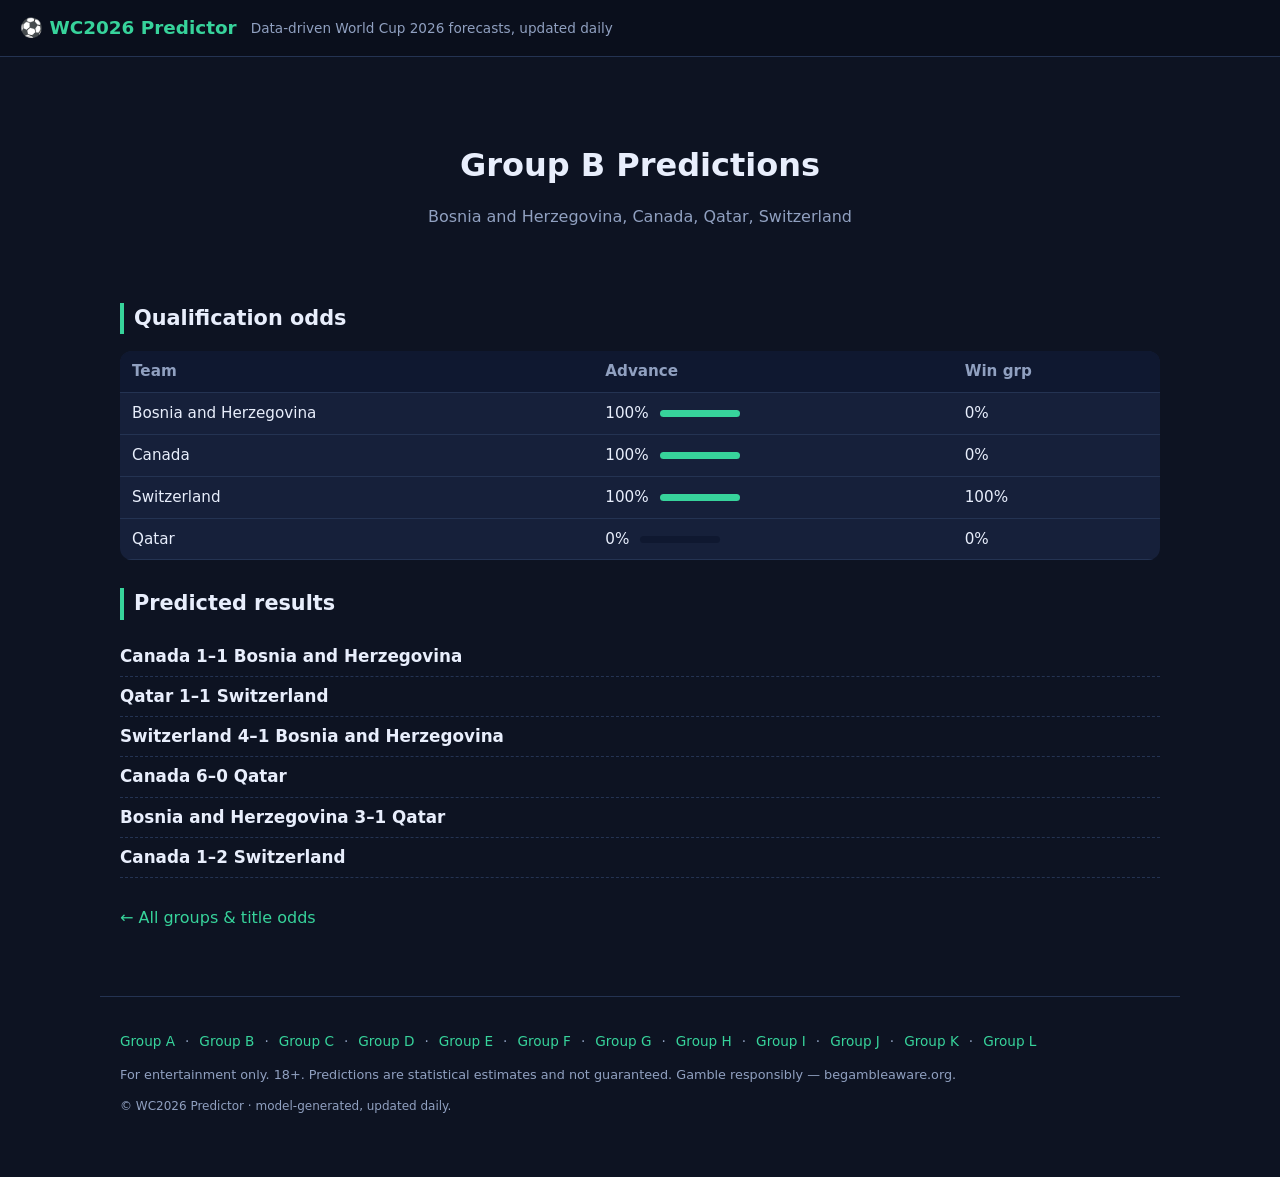
<file: g-b.html>
<!doctype html><html lang="en"><head>
<meta charset="utf-8"><meta name="viewport" content="width=device-width,initial-scale=1">
<title>World Cup 2026 Group B Predictions — Bosnia and Herzegovina, Canada, Qatar, Switzerland</title>
<meta name="description" content="2026 World Cup Group B predictions: Bosnia and Herzegovina, Canada, Qatar, Switzerland. Qualification odds and predicted scorelines, updated daily.">
<link rel="canonical" href="https://itzikezra.github.io/world-cup-2026-predictions/g-b.html">
<meta property="og:title" content="World Cup 2026 Group B Predictions — Bosnia and Herzegovina, Canada, Qatar, Switzerland">
<meta property="og:description" content="2026 World Cup Group B predictions: Bosnia and Herzegovina, Canada, Qatar, Switzerland. Qualification odds and predicted scorelines, updated daily.">
<meta property="og:type" content="website">
<meta property="og:url" content="https://itzikezra.github.io/world-cup-2026-predictions/g-b.html">
<meta name="twitter:card" content="summary_large_image">
<link rel="stylesheet" href="style.css">
<script type="application/ld+json">{"@context": "https://schema.org", "@type": "WebSite", "name": "WC2026 Predictor", "url": "https://itzikezra.github.io/world-cup-2026-predictions", "description": "2026 World Cup Group B predictions: Bosnia and Herzegovina, Canada, Qatar, Switzerland. Qualification odds and predicted scorelines, updated daily."}</script>

</head><body>
<header class="nav"><a class="brand" href="index.html">⚽ WC2026 Predictor</a>
<span class="tag">Data-driven World Cup 2026 forecasts, updated daily</span></header>
<main>
<section class="hero"><h1>Group B Predictions</h1><p class="sub">Bosnia and Herzegovina, Canada, Qatar, Switzerland</p></section>

<section><h2>Qualification odds</h2><table class="grp"><tr><th>Team</th><th>Advance</th><th>Win grp</th></tr>
<tr><td>Bosnia and Herzegovina</td><td>100% <span class="bar"><span class="b" style="width:100%"></span></span></td><td>0%</td></tr>
<tr><td>Canada</td><td>100% <span class="bar"><span class="b" style="width:100%"></span></span></td><td>0%</td></tr>
<tr><td>Switzerland</td><td>100% <span class="bar"><span class="b" style="width:100%"></span></span></td><td>100%</td></tr>
<tr><td>Qatar</td><td>0% <span class="bar"><span class="b" style="width:0%"></span></span></td><td>0%</td></tr>
</table></section>

<section><h2>Predicted results</h2><ul class="res big"><li class="pl">Canada 1–1 Bosnia and Herzegovina</li><li class="pl">Qatar 1–1 Switzerland</li><li class="pl">Switzerland 4–1 Bosnia and Herzegovina</li><li class="pl">Canada 6–0 Qatar</li><li class="pl">Bosnia and Herzegovina 3–1 Qatar</li><li class="pl">Canada 1–2 Switzerland</li></ul></section>
<p><a href="index.html">← All groups & title odds</a></p>
</main>
<footer><p class="groups-nav"><a href="g-a.html">Group A</a> · <a href="g-b.html">Group B</a> · <a href="g-c.html">Group C</a> · <a href="g-d.html">Group D</a> · <a href="g-e.html">Group E</a> · <a href="g-f.html">Group F</a> · <a href="g-g.html">Group G</a> · <a href="g-h.html">Group H</a> · <a href="g-i.html">Group I</a> · <a href="g-j.html">Group J</a> · <a href="g-k.html">Group K</a> · <a href="g-l.html">Group L</a></p>
<p class="disc">For entertainment only. 18+. Predictions are statistical estimates and not guaranteed. Gamble responsibly — begambleaware.org.</p>
<p class="small">© WC2026 Predictor · model-generated, updated daily.</p></footer>
</body></html>
</file>
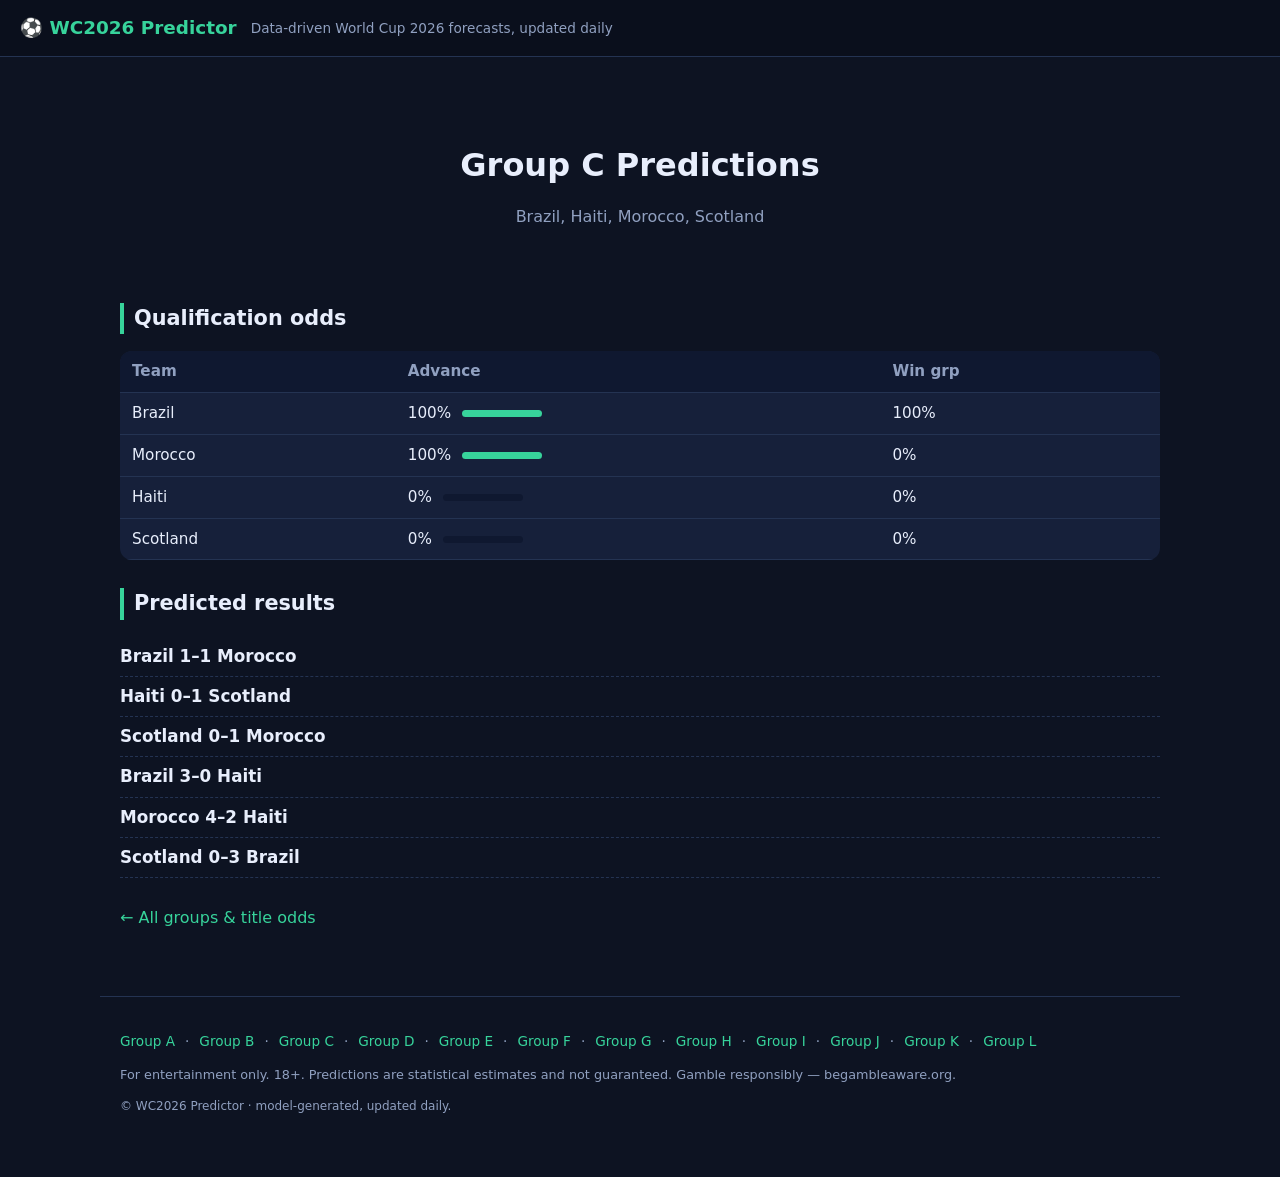
<file: g-c.html>
<!doctype html><html lang="en"><head>
<meta charset="utf-8"><meta name="viewport" content="width=device-width,initial-scale=1">
<title>World Cup 2026 Group C Predictions — Brazil, Haiti, Morocco, Scotland</title>
<meta name="description" content="2026 World Cup Group C predictions: Brazil, Haiti, Morocco, Scotland. Qualification odds and predicted scorelines, updated daily.">
<link rel="canonical" href="https://itzikezra.github.io/world-cup-2026-predictions/g-c.html">
<meta property="og:title" content="World Cup 2026 Group C Predictions — Brazil, Haiti, Morocco, Scotland">
<meta property="og:description" content="2026 World Cup Group C predictions: Brazil, Haiti, Morocco, Scotland. Qualification odds and predicted scorelines, updated daily.">
<meta property="og:type" content="website">
<meta property="og:url" content="https://itzikezra.github.io/world-cup-2026-predictions/g-c.html">
<meta name="twitter:card" content="summary_large_image">
<link rel="stylesheet" href="style.css">
<script type="application/ld+json">{"@context": "https://schema.org", "@type": "WebSite", "name": "WC2026 Predictor", "url": "https://itzikezra.github.io/world-cup-2026-predictions", "description": "2026 World Cup Group C predictions: Brazil, Haiti, Morocco, Scotland. Qualification odds and predicted scorelines, updated daily."}</script>

</head><body>
<header class="nav"><a class="brand" href="index.html">⚽ WC2026 Predictor</a>
<span class="tag">Data-driven World Cup 2026 forecasts, updated daily</span></header>
<main>
<section class="hero"><h1>Group C Predictions</h1><p class="sub">Brazil, Haiti, Morocco, Scotland</p></section>

<section><h2>Qualification odds</h2><table class="grp"><tr><th>Team</th><th>Advance</th><th>Win grp</th></tr>
<tr><td>Brazil</td><td>100% <span class="bar"><span class="b" style="width:100%"></span></span></td><td>100%</td></tr>
<tr><td>Morocco</td><td>100% <span class="bar"><span class="b" style="width:100%"></span></span></td><td>0%</td></tr>
<tr><td>Haiti</td><td>0% <span class="bar"><span class="b" style="width:0%"></span></span></td><td>0%</td></tr>
<tr><td>Scotland</td><td>0% <span class="bar"><span class="b" style="width:0%"></span></span></td><td>0%</td></tr>
</table></section>

<section><h2>Predicted results</h2><ul class="res big"><li class="pl">Brazil 1–1 Morocco</li><li class="pl">Haiti 0–1 Scotland</li><li class="pl">Scotland 0–1 Morocco</li><li class="pl">Brazil 3–0 Haiti</li><li class="pl">Morocco 4–2 Haiti</li><li class="pl">Scotland 0–3 Brazil</li></ul></section>
<p><a href="index.html">← All groups & title odds</a></p>
</main>
<footer><p class="groups-nav"><a href="g-a.html">Group A</a> · <a href="g-b.html">Group B</a> · <a href="g-c.html">Group C</a> · <a href="g-d.html">Group D</a> · <a href="g-e.html">Group E</a> · <a href="g-f.html">Group F</a> · <a href="g-g.html">Group G</a> · <a href="g-h.html">Group H</a> · <a href="g-i.html">Group I</a> · <a href="g-j.html">Group J</a> · <a href="g-k.html">Group K</a> · <a href="g-l.html">Group L</a></p>
<p class="disc">For entertainment only. 18+. Predictions are statistical estimates and not guaranteed. Gamble responsibly — begambleaware.org.</p>
<p class="small">© WC2026 Predictor · model-generated, updated daily.</p></footer>
</body></html>
</file>
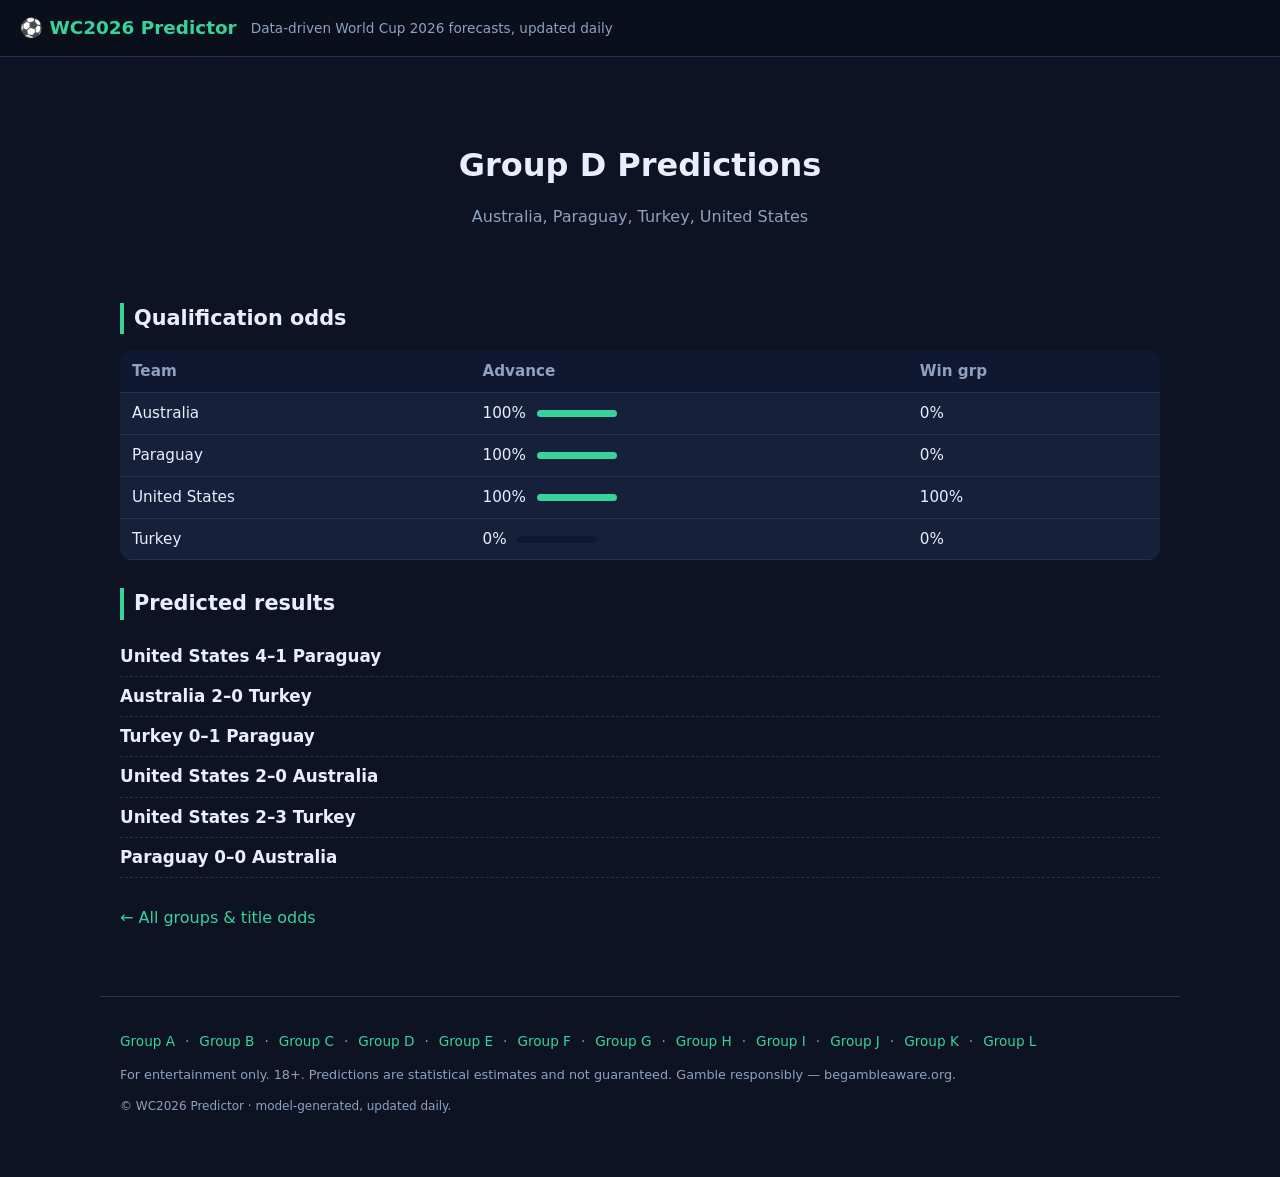
<file: g-d.html>
<!doctype html><html lang="en"><head>
<meta charset="utf-8"><meta name="viewport" content="width=device-width,initial-scale=1">
<title>World Cup 2026 Group D Predictions — Australia, Paraguay, Turkey, United States</title>
<meta name="description" content="2026 World Cup Group D predictions: Australia, Paraguay, Turkey, United States. Qualification odds and predicted scorelines, updated daily.">
<link rel="canonical" href="https://itzikezra.github.io/world-cup-2026-predictions/g-d.html">
<meta property="og:title" content="World Cup 2026 Group D Predictions — Australia, Paraguay, Turkey, United States">
<meta property="og:description" content="2026 World Cup Group D predictions: Australia, Paraguay, Turkey, United States. Qualification odds and predicted scorelines, updated daily.">
<meta property="og:type" content="website">
<meta property="og:url" content="https://itzikezra.github.io/world-cup-2026-predictions/g-d.html">
<meta name="twitter:card" content="summary_large_image">
<link rel="stylesheet" href="style.css">
<script type="application/ld+json">{"@context": "https://schema.org", "@type": "WebSite", "name": "WC2026 Predictor", "url": "https://itzikezra.github.io/world-cup-2026-predictions", "description": "2026 World Cup Group D predictions: Australia, Paraguay, Turkey, United States. Qualification odds and predicted scorelines, updated daily."}</script>

</head><body>
<header class="nav"><a class="brand" href="index.html">⚽ WC2026 Predictor</a>
<span class="tag">Data-driven World Cup 2026 forecasts, updated daily</span></header>
<main>
<section class="hero"><h1>Group D Predictions</h1><p class="sub">Australia, Paraguay, Turkey, United States</p></section>

<section><h2>Qualification odds</h2><table class="grp"><tr><th>Team</th><th>Advance</th><th>Win grp</th></tr>
<tr><td>Australia</td><td>100% <span class="bar"><span class="b" style="width:100%"></span></span></td><td>0%</td></tr>
<tr><td>Paraguay</td><td>100% <span class="bar"><span class="b" style="width:100%"></span></span></td><td>0%</td></tr>
<tr><td>United States</td><td>100% <span class="bar"><span class="b" style="width:100%"></span></span></td><td>100%</td></tr>
<tr><td>Turkey</td><td>0% <span class="bar"><span class="b" style="width:0%"></span></span></td><td>0%</td></tr>
</table></section>

<section><h2>Predicted results</h2><ul class="res big"><li class="pl">United States 4–1 Paraguay</li><li class="pl">Australia 2–0 Turkey</li><li class="pl">Turkey 0–1 Paraguay</li><li class="pl">United States 2–0 Australia</li><li class="pl">United States 2–3 Turkey</li><li class="pl">Paraguay 0–0 Australia</li></ul></section>
<p><a href="index.html">← All groups & title odds</a></p>
</main>
<footer><p class="groups-nav"><a href="g-a.html">Group A</a> · <a href="g-b.html">Group B</a> · <a href="g-c.html">Group C</a> · <a href="g-d.html">Group D</a> · <a href="g-e.html">Group E</a> · <a href="g-f.html">Group F</a> · <a href="g-g.html">Group G</a> · <a href="g-h.html">Group H</a> · <a href="g-i.html">Group I</a> · <a href="g-j.html">Group J</a> · <a href="g-k.html">Group K</a> · <a href="g-l.html">Group L</a></p>
<p class="disc">For entertainment only. 18+. Predictions are statistical estimates and not guaranteed. Gamble responsibly — begambleaware.org.</p>
<p class="small">© WC2026 Predictor · model-generated, updated daily.</p></footer>
</body></html>
</file>
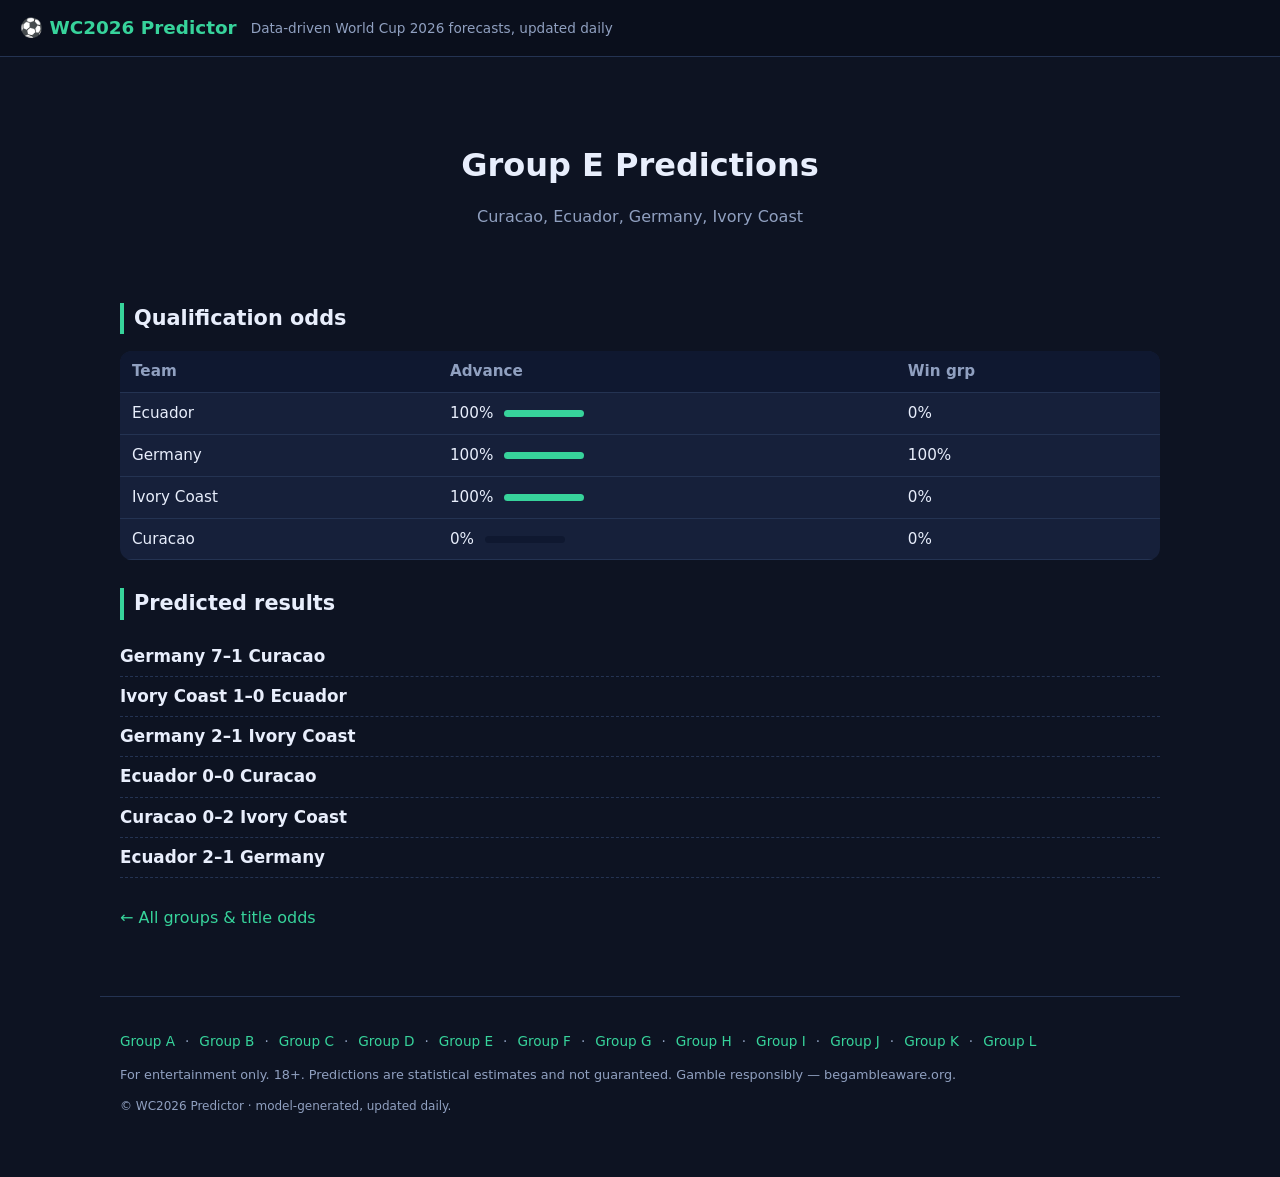
<file: g-e.html>
<!doctype html><html lang="en"><head>
<meta charset="utf-8"><meta name="viewport" content="width=device-width,initial-scale=1">
<title>World Cup 2026 Group E Predictions — Curacao, Ecuador, Germany, Ivory Coast</title>
<meta name="description" content="2026 World Cup Group E predictions: Curacao, Ecuador, Germany, Ivory Coast. Qualification odds and predicted scorelines, updated daily.">
<link rel="canonical" href="https://itzikezra.github.io/world-cup-2026-predictions/g-e.html">
<meta property="og:title" content="World Cup 2026 Group E Predictions — Curacao, Ecuador, Germany, Ivory Coast">
<meta property="og:description" content="2026 World Cup Group E predictions: Curacao, Ecuador, Germany, Ivory Coast. Qualification odds and predicted scorelines, updated daily.">
<meta property="og:type" content="website">
<meta property="og:url" content="https://itzikezra.github.io/world-cup-2026-predictions/g-e.html">
<meta name="twitter:card" content="summary_large_image">
<link rel="stylesheet" href="style.css">
<script type="application/ld+json">{"@context": "https://schema.org", "@type": "WebSite", "name": "WC2026 Predictor", "url": "https://itzikezra.github.io/world-cup-2026-predictions", "description": "2026 World Cup Group E predictions: Curacao, Ecuador, Germany, Ivory Coast. Qualification odds and predicted scorelines, updated daily."}</script>

</head><body>
<header class="nav"><a class="brand" href="index.html">⚽ WC2026 Predictor</a>
<span class="tag">Data-driven World Cup 2026 forecasts, updated daily</span></header>
<main>
<section class="hero"><h1>Group E Predictions</h1><p class="sub">Curacao, Ecuador, Germany, Ivory Coast</p></section>

<section><h2>Qualification odds</h2><table class="grp"><tr><th>Team</th><th>Advance</th><th>Win grp</th></tr>
<tr><td>Ecuador</td><td>100% <span class="bar"><span class="b" style="width:100%"></span></span></td><td>0%</td></tr>
<tr><td>Germany</td><td>100% <span class="bar"><span class="b" style="width:100%"></span></span></td><td>100%</td></tr>
<tr><td>Ivory Coast</td><td>100% <span class="bar"><span class="b" style="width:100%"></span></span></td><td>0%</td></tr>
<tr><td>Curacao</td><td>0% <span class="bar"><span class="b" style="width:0%"></span></span></td><td>0%</td></tr>
</table></section>

<section><h2>Predicted results</h2><ul class="res big"><li class="pl">Germany 7–1 Curacao</li><li class="pl">Ivory Coast 1–0 Ecuador</li><li class="pl">Germany 2–1 Ivory Coast</li><li class="pl">Ecuador 0–0 Curacao</li><li class="pl">Curacao 0–2 Ivory Coast</li><li class="pl">Ecuador 2–1 Germany</li></ul></section>
<p><a href="index.html">← All groups & title odds</a></p>
</main>
<footer><p class="groups-nav"><a href="g-a.html">Group A</a> · <a href="g-b.html">Group B</a> · <a href="g-c.html">Group C</a> · <a href="g-d.html">Group D</a> · <a href="g-e.html">Group E</a> · <a href="g-f.html">Group F</a> · <a href="g-g.html">Group G</a> · <a href="g-h.html">Group H</a> · <a href="g-i.html">Group I</a> · <a href="g-j.html">Group J</a> · <a href="g-k.html">Group K</a> · <a href="g-l.html">Group L</a></p>
<p class="disc">For entertainment only. 18+. Predictions are statistical estimates and not guaranteed. Gamble responsibly — begambleaware.org.</p>
<p class="small">© WC2026 Predictor · model-generated, updated daily.</p></footer>
</body></html>
</file>
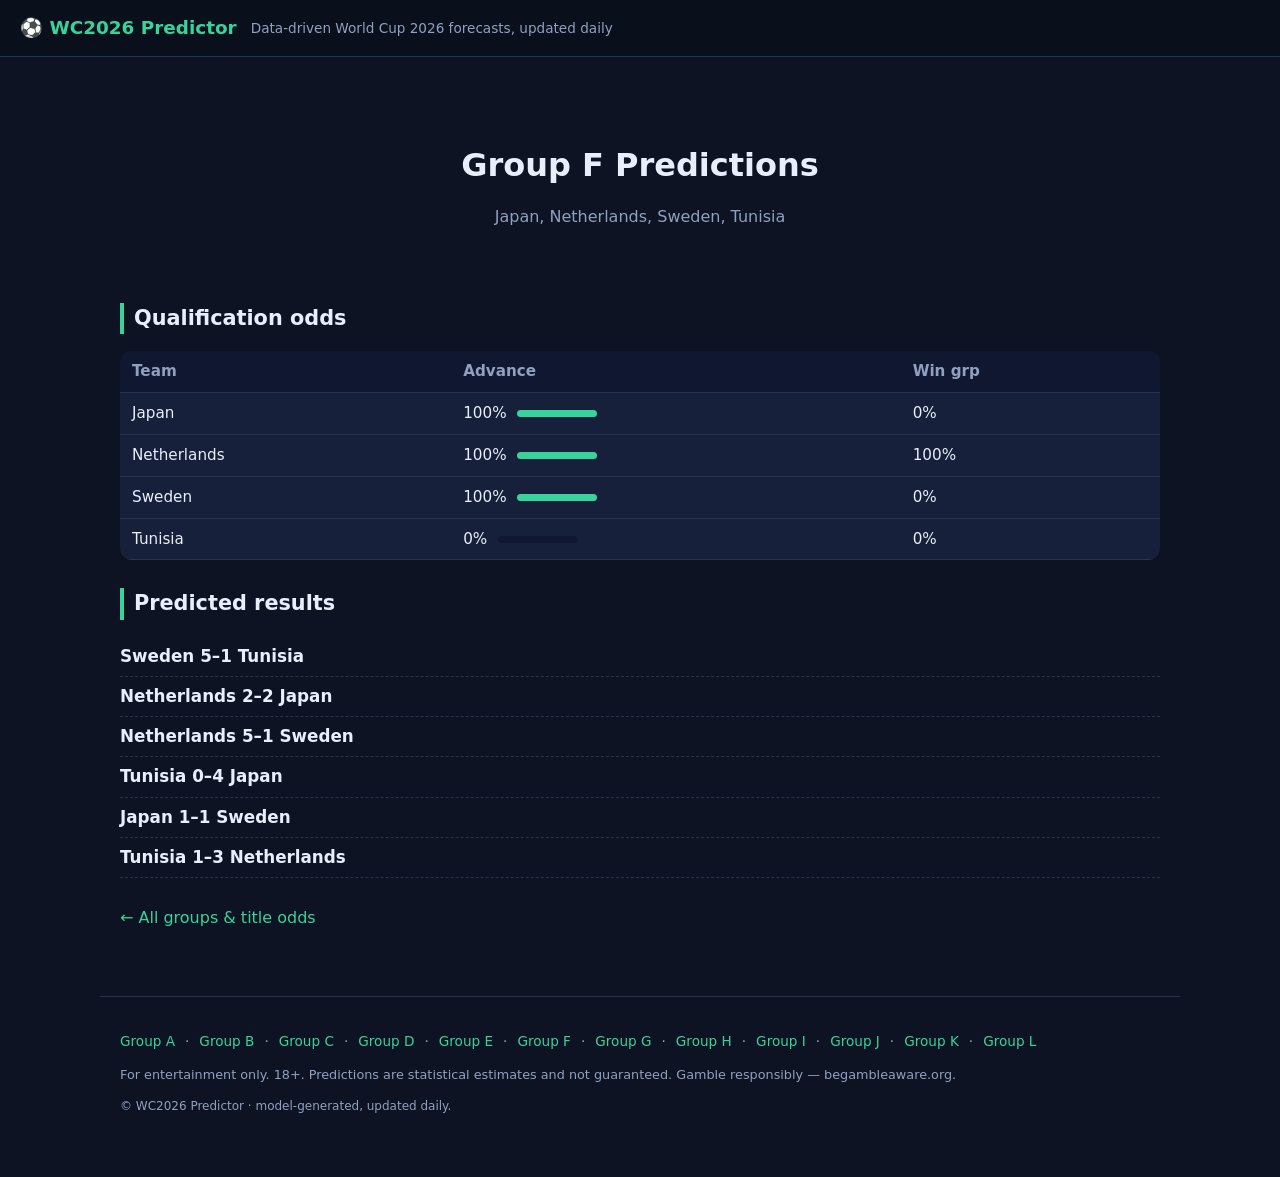
<file: g-f.html>
<!doctype html><html lang="en"><head>
<meta charset="utf-8"><meta name="viewport" content="width=device-width,initial-scale=1">
<title>World Cup 2026 Group F Predictions — Japan, Netherlands, Sweden, Tunisia</title>
<meta name="description" content="2026 World Cup Group F predictions: Japan, Netherlands, Sweden, Tunisia. Qualification odds and predicted scorelines, updated daily.">
<link rel="canonical" href="https://itzikezra.github.io/world-cup-2026-predictions/g-f.html">
<meta property="og:title" content="World Cup 2026 Group F Predictions — Japan, Netherlands, Sweden, Tunisia">
<meta property="og:description" content="2026 World Cup Group F predictions: Japan, Netherlands, Sweden, Tunisia. Qualification odds and predicted scorelines, updated daily.">
<meta property="og:type" content="website">
<meta property="og:url" content="https://itzikezra.github.io/world-cup-2026-predictions/g-f.html">
<meta name="twitter:card" content="summary_large_image">
<link rel="stylesheet" href="style.css">
<script type="application/ld+json">{"@context": "https://schema.org", "@type": "WebSite", "name": "WC2026 Predictor", "url": "https://itzikezra.github.io/world-cup-2026-predictions", "description": "2026 World Cup Group F predictions: Japan, Netherlands, Sweden, Tunisia. Qualification odds and predicted scorelines, updated daily."}</script>

</head><body>
<header class="nav"><a class="brand" href="index.html">⚽ WC2026 Predictor</a>
<span class="tag">Data-driven World Cup 2026 forecasts, updated daily</span></header>
<main>
<section class="hero"><h1>Group F Predictions</h1><p class="sub">Japan, Netherlands, Sweden, Tunisia</p></section>

<section><h2>Qualification odds</h2><table class="grp"><tr><th>Team</th><th>Advance</th><th>Win grp</th></tr>
<tr><td>Japan</td><td>100% <span class="bar"><span class="b" style="width:100%"></span></span></td><td>0%</td></tr>
<tr><td>Netherlands</td><td>100% <span class="bar"><span class="b" style="width:100%"></span></span></td><td>100%</td></tr>
<tr><td>Sweden</td><td>100% <span class="bar"><span class="b" style="width:100%"></span></span></td><td>0%</td></tr>
<tr><td>Tunisia</td><td>0% <span class="bar"><span class="b" style="width:0%"></span></span></td><td>0%</td></tr>
</table></section>

<section><h2>Predicted results</h2><ul class="res big"><li class="pl">Sweden 5–1 Tunisia</li><li class="pl">Netherlands 2–2 Japan</li><li class="pl">Netherlands 5–1 Sweden</li><li class="pl">Tunisia 0–4 Japan</li><li class="pl">Japan 1–1 Sweden</li><li class="pl">Tunisia 1–3 Netherlands</li></ul></section>
<p><a href="index.html">← All groups & title odds</a></p>
</main>
<footer><p class="groups-nav"><a href="g-a.html">Group A</a> · <a href="g-b.html">Group B</a> · <a href="g-c.html">Group C</a> · <a href="g-d.html">Group D</a> · <a href="g-e.html">Group E</a> · <a href="g-f.html">Group F</a> · <a href="g-g.html">Group G</a> · <a href="g-h.html">Group H</a> · <a href="g-i.html">Group I</a> · <a href="g-j.html">Group J</a> · <a href="g-k.html">Group K</a> · <a href="g-l.html">Group L</a></p>
<p class="disc">For entertainment only. 18+. Predictions are statistical estimates and not guaranteed. Gamble responsibly — begambleaware.org.</p>
<p class="small">© WC2026 Predictor · model-generated, updated daily.</p></footer>
</body></html>
</file>
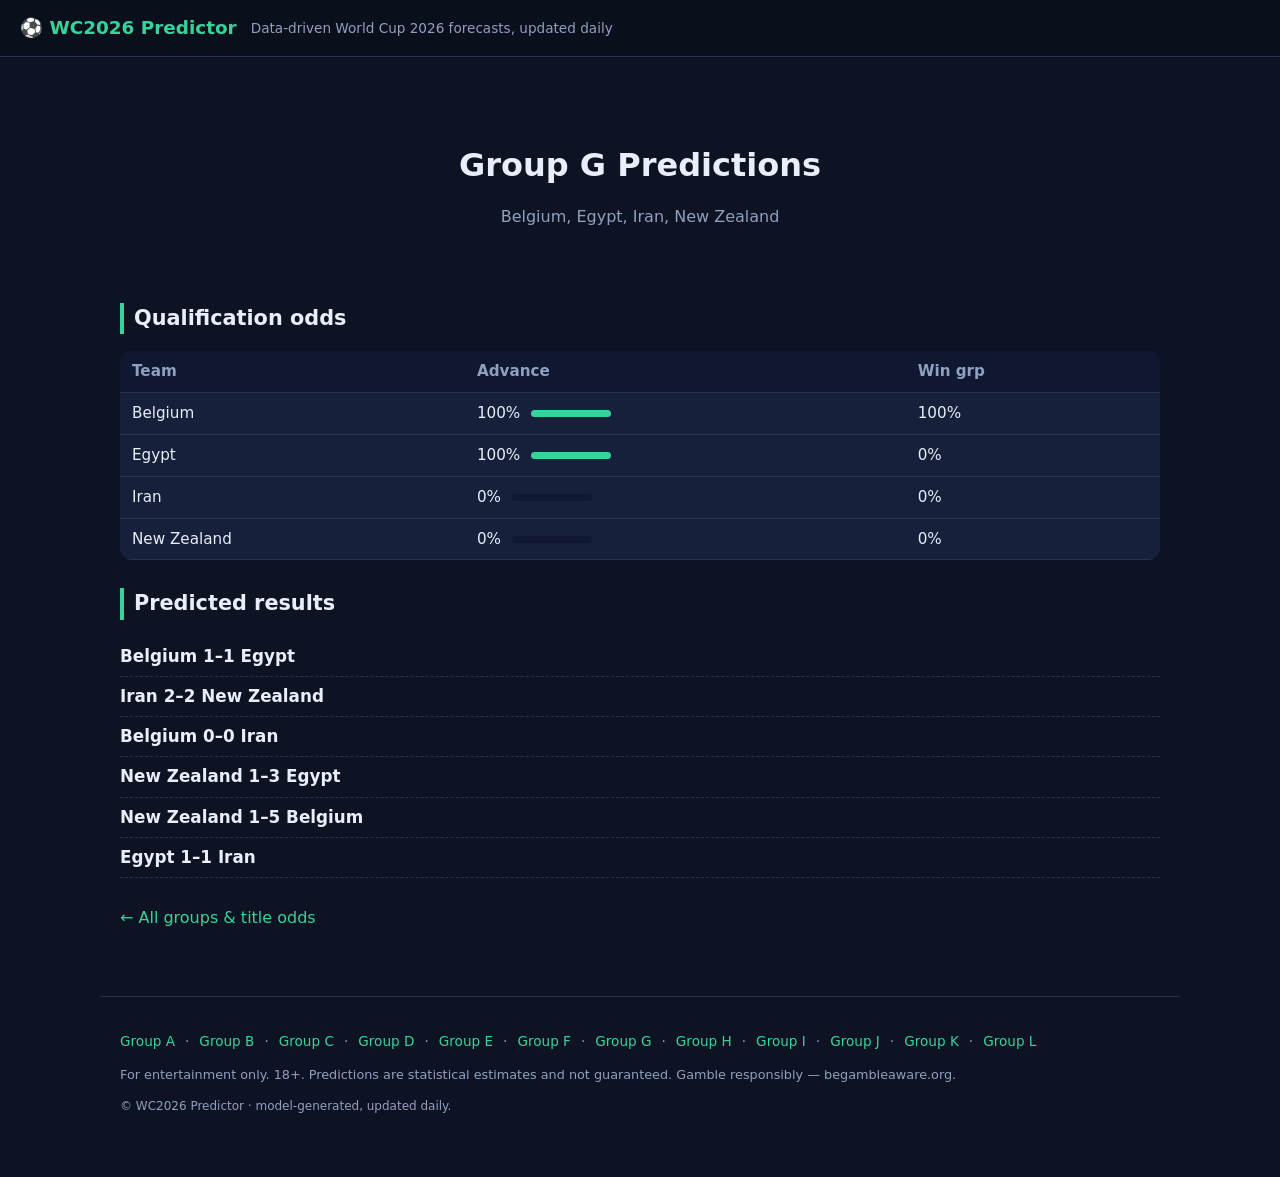
<file: g-g.html>
<!doctype html><html lang="en"><head>
<meta charset="utf-8"><meta name="viewport" content="width=device-width,initial-scale=1">
<title>World Cup 2026 Group G Predictions — Belgium, Egypt, Iran, New Zealand</title>
<meta name="description" content="2026 World Cup Group G predictions: Belgium, Egypt, Iran, New Zealand. Qualification odds and predicted scorelines, updated daily.">
<link rel="canonical" href="https://itzikezra.github.io/world-cup-2026-predictions/g-g.html">
<meta property="og:title" content="World Cup 2026 Group G Predictions — Belgium, Egypt, Iran, New Zealand">
<meta property="og:description" content="2026 World Cup Group G predictions: Belgium, Egypt, Iran, New Zealand. Qualification odds and predicted scorelines, updated daily.">
<meta property="og:type" content="website">
<meta property="og:url" content="https://itzikezra.github.io/world-cup-2026-predictions/g-g.html">
<meta name="twitter:card" content="summary_large_image">
<link rel="stylesheet" href="style.css">
<script type="application/ld+json">{"@context": "https://schema.org", "@type": "WebSite", "name": "WC2026 Predictor", "url": "https://itzikezra.github.io/world-cup-2026-predictions", "description": "2026 World Cup Group G predictions: Belgium, Egypt, Iran, New Zealand. Qualification odds and predicted scorelines, updated daily."}</script>

</head><body>
<header class="nav"><a class="brand" href="index.html">⚽ WC2026 Predictor</a>
<span class="tag">Data-driven World Cup 2026 forecasts, updated daily</span></header>
<main>
<section class="hero"><h1>Group G Predictions</h1><p class="sub">Belgium, Egypt, Iran, New Zealand</p></section>

<section><h2>Qualification odds</h2><table class="grp"><tr><th>Team</th><th>Advance</th><th>Win grp</th></tr>
<tr><td>Belgium</td><td>100% <span class="bar"><span class="b" style="width:100%"></span></span></td><td>100%</td></tr>
<tr><td>Egypt</td><td>100% <span class="bar"><span class="b" style="width:100%"></span></span></td><td>0%</td></tr>
<tr><td>Iran</td><td>0% <span class="bar"><span class="b" style="width:0%"></span></span></td><td>0%</td></tr>
<tr><td>New Zealand</td><td>0% <span class="bar"><span class="b" style="width:0%"></span></span></td><td>0%</td></tr>
</table></section>

<section><h2>Predicted results</h2><ul class="res big"><li class="pl">Belgium 1–1 Egypt</li><li class="pl">Iran 2–2 New Zealand</li><li class="pl">Belgium 0–0 Iran</li><li class="pl">New Zealand 1–3 Egypt</li><li class="pl">New Zealand 1–5 Belgium</li><li class="pl">Egypt 1–1 Iran</li></ul></section>
<p><a href="index.html">← All groups & title odds</a></p>
</main>
<footer><p class="groups-nav"><a href="g-a.html">Group A</a> · <a href="g-b.html">Group B</a> · <a href="g-c.html">Group C</a> · <a href="g-d.html">Group D</a> · <a href="g-e.html">Group E</a> · <a href="g-f.html">Group F</a> · <a href="g-g.html">Group G</a> · <a href="g-h.html">Group H</a> · <a href="g-i.html">Group I</a> · <a href="g-j.html">Group J</a> · <a href="g-k.html">Group K</a> · <a href="g-l.html">Group L</a></p>
<p class="disc">For entertainment only. 18+. Predictions are statistical estimates and not guaranteed. Gamble responsibly — begambleaware.org.</p>
<p class="small">© WC2026 Predictor · model-generated, updated daily.</p></footer>
</body></html>
</file>
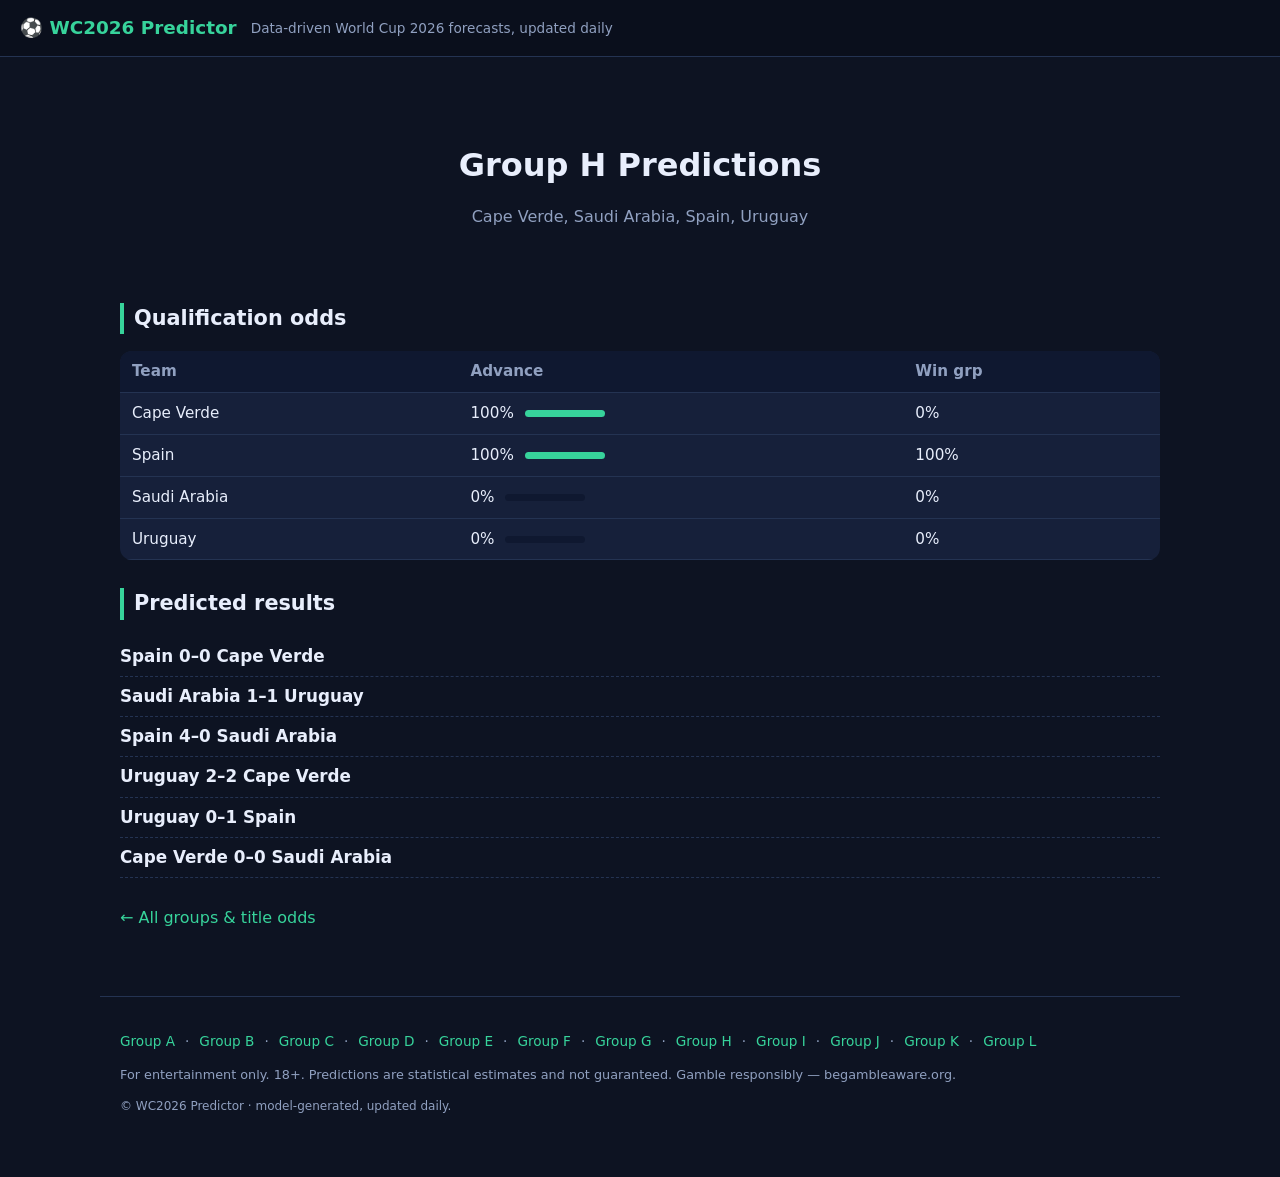
<file: g-h.html>
<!doctype html><html lang="en"><head>
<meta charset="utf-8"><meta name="viewport" content="width=device-width,initial-scale=1">
<title>World Cup 2026 Group H Predictions — Cape Verde, Saudi Arabia, Spain, Uruguay</title>
<meta name="description" content="2026 World Cup Group H predictions: Cape Verde, Saudi Arabia, Spain, Uruguay. Qualification odds and predicted scorelines, updated daily.">
<link rel="canonical" href="https://itzikezra.github.io/world-cup-2026-predictions/g-h.html">
<meta property="og:title" content="World Cup 2026 Group H Predictions — Cape Verde, Saudi Arabia, Spain, Uruguay">
<meta property="og:description" content="2026 World Cup Group H predictions: Cape Verde, Saudi Arabia, Spain, Uruguay. Qualification odds and predicted scorelines, updated daily.">
<meta property="og:type" content="website">
<meta property="og:url" content="https://itzikezra.github.io/world-cup-2026-predictions/g-h.html">
<meta name="twitter:card" content="summary_large_image">
<link rel="stylesheet" href="style.css">
<script type="application/ld+json">{"@context": "https://schema.org", "@type": "WebSite", "name": "WC2026 Predictor", "url": "https://itzikezra.github.io/world-cup-2026-predictions", "description": "2026 World Cup Group H predictions: Cape Verde, Saudi Arabia, Spain, Uruguay. Qualification odds and predicted scorelines, updated daily."}</script>

</head><body>
<header class="nav"><a class="brand" href="index.html">⚽ WC2026 Predictor</a>
<span class="tag">Data-driven World Cup 2026 forecasts, updated daily</span></header>
<main>
<section class="hero"><h1>Group H Predictions</h1><p class="sub">Cape Verde, Saudi Arabia, Spain, Uruguay</p></section>

<section><h2>Qualification odds</h2><table class="grp"><tr><th>Team</th><th>Advance</th><th>Win grp</th></tr>
<tr><td>Cape Verde</td><td>100% <span class="bar"><span class="b" style="width:100%"></span></span></td><td>0%</td></tr>
<tr><td>Spain</td><td>100% <span class="bar"><span class="b" style="width:100%"></span></span></td><td>100%</td></tr>
<tr><td>Saudi Arabia</td><td>0% <span class="bar"><span class="b" style="width:0%"></span></span></td><td>0%</td></tr>
<tr><td>Uruguay</td><td>0% <span class="bar"><span class="b" style="width:0%"></span></span></td><td>0%</td></tr>
</table></section>

<section><h2>Predicted results</h2><ul class="res big"><li class="pl">Spain 0–0 Cape Verde</li><li class="pl">Saudi Arabia 1–1 Uruguay</li><li class="pl">Spain 4–0 Saudi Arabia</li><li class="pl">Uruguay 2–2 Cape Verde</li><li class="pl">Uruguay 0–1 Spain</li><li class="pl">Cape Verde 0–0 Saudi Arabia</li></ul></section>
<p><a href="index.html">← All groups & title odds</a></p>
</main>
<footer><p class="groups-nav"><a href="g-a.html">Group A</a> · <a href="g-b.html">Group B</a> · <a href="g-c.html">Group C</a> · <a href="g-d.html">Group D</a> · <a href="g-e.html">Group E</a> · <a href="g-f.html">Group F</a> · <a href="g-g.html">Group G</a> · <a href="g-h.html">Group H</a> · <a href="g-i.html">Group I</a> · <a href="g-j.html">Group J</a> · <a href="g-k.html">Group K</a> · <a href="g-l.html">Group L</a></p>
<p class="disc">For entertainment only. 18+. Predictions are statistical estimates and not guaranteed. Gamble responsibly — begambleaware.org.</p>
<p class="small">© WC2026 Predictor · model-generated, updated daily.</p></footer>
</body></html>
</file>
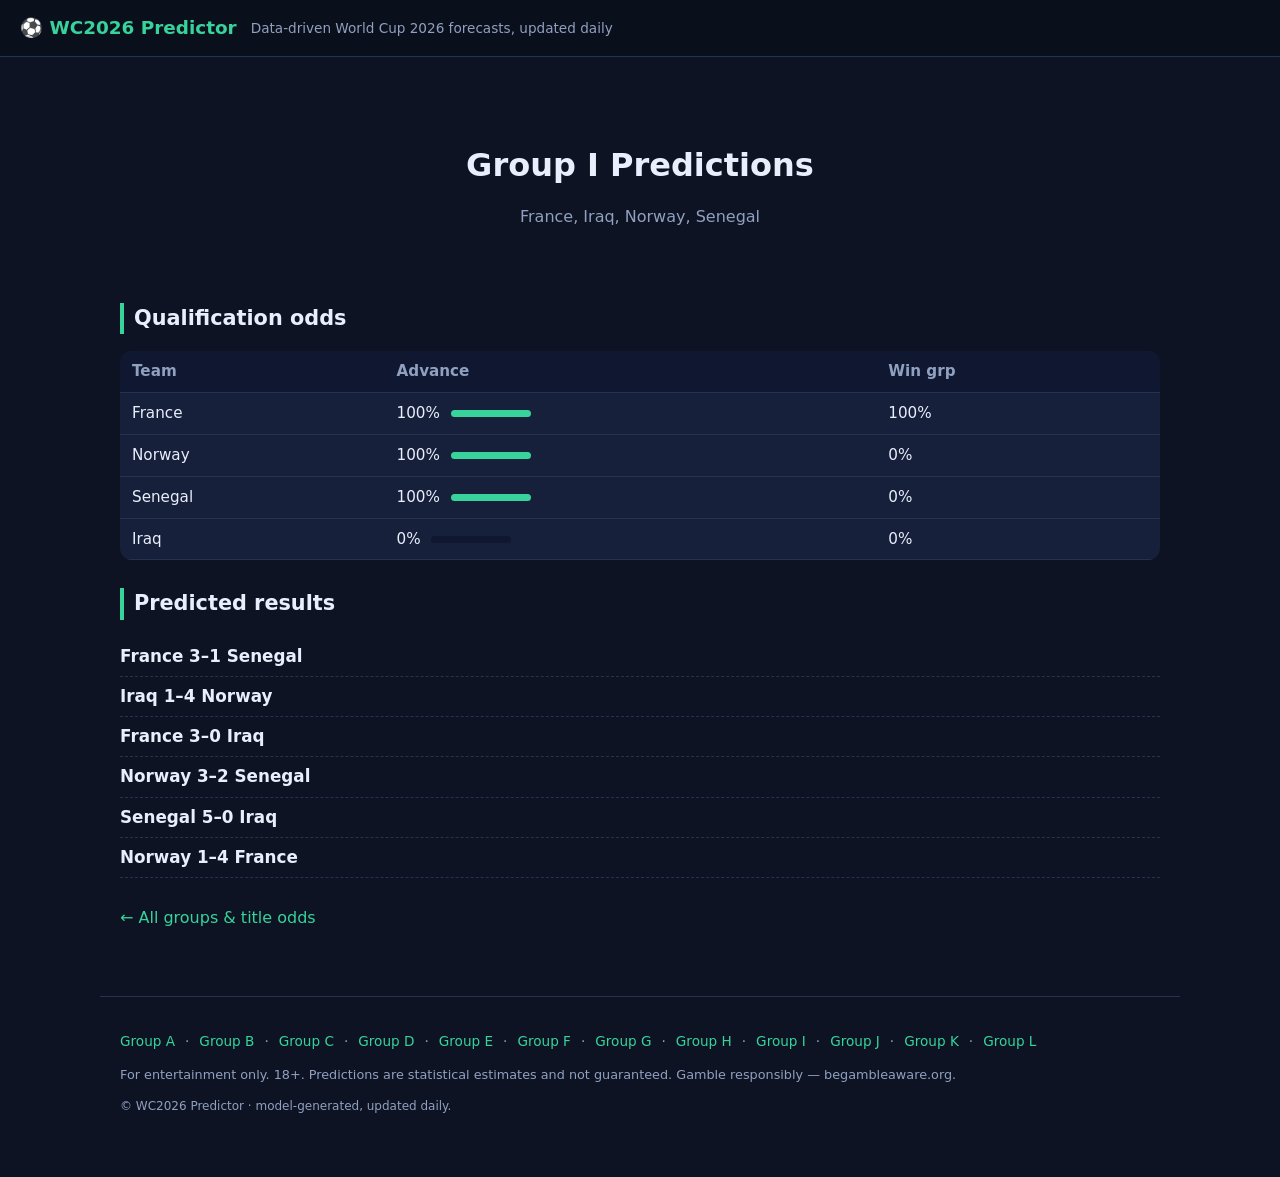
<file: g-i.html>
<!doctype html><html lang="en"><head>
<meta charset="utf-8"><meta name="viewport" content="width=device-width,initial-scale=1">
<title>World Cup 2026 Group I Predictions — France, Iraq, Norway, Senegal</title>
<meta name="description" content="2026 World Cup Group I predictions: France, Iraq, Norway, Senegal. Qualification odds and predicted scorelines, updated daily.">
<link rel="canonical" href="https://itzikezra.github.io/world-cup-2026-predictions/g-i.html">
<meta property="og:title" content="World Cup 2026 Group I Predictions — France, Iraq, Norway, Senegal">
<meta property="og:description" content="2026 World Cup Group I predictions: France, Iraq, Norway, Senegal. Qualification odds and predicted scorelines, updated daily.">
<meta property="og:type" content="website">
<meta property="og:url" content="https://itzikezra.github.io/world-cup-2026-predictions/g-i.html">
<meta name="twitter:card" content="summary_large_image">
<link rel="stylesheet" href="style.css">
<script type="application/ld+json">{"@context": "https://schema.org", "@type": "WebSite", "name": "WC2026 Predictor", "url": "https://itzikezra.github.io/world-cup-2026-predictions", "description": "2026 World Cup Group I predictions: France, Iraq, Norway, Senegal. Qualification odds and predicted scorelines, updated daily."}</script>

</head><body>
<header class="nav"><a class="brand" href="index.html">⚽ WC2026 Predictor</a>
<span class="tag">Data-driven World Cup 2026 forecasts, updated daily</span></header>
<main>
<section class="hero"><h1>Group I Predictions</h1><p class="sub">France, Iraq, Norway, Senegal</p></section>

<section><h2>Qualification odds</h2><table class="grp"><tr><th>Team</th><th>Advance</th><th>Win grp</th></tr>
<tr><td>France</td><td>100% <span class="bar"><span class="b" style="width:100%"></span></span></td><td>100%</td></tr>
<tr><td>Norway</td><td>100% <span class="bar"><span class="b" style="width:100%"></span></span></td><td>0%</td></tr>
<tr><td>Senegal</td><td>100% <span class="bar"><span class="b" style="width:100%"></span></span></td><td>0%</td></tr>
<tr><td>Iraq</td><td>0% <span class="bar"><span class="b" style="width:0%"></span></span></td><td>0%</td></tr>
</table></section>

<section><h2>Predicted results</h2><ul class="res big"><li class="pl">France 3–1 Senegal</li><li class="pl">Iraq 1–4 Norway</li><li class="pl">France 3–0 Iraq</li><li class="pl">Norway 3–2 Senegal</li><li class="pl">Senegal 5–0 Iraq</li><li class="pl">Norway 1–4 France</li></ul></section>
<p><a href="index.html">← All groups & title odds</a></p>
</main>
<footer><p class="groups-nav"><a href="g-a.html">Group A</a> · <a href="g-b.html">Group B</a> · <a href="g-c.html">Group C</a> · <a href="g-d.html">Group D</a> · <a href="g-e.html">Group E</a> · <a href="g-f.html">Group F</a> · <a href="g-g.html">Group G</a> · <a href="g-h.html">Group H</a> · <a href="g-i.html">Group I</a> · <a href="g-j.html">Group J</a> · <a href="g-k.html">Group K</a> · <a href="g-l.html">Group L</a></p>
<p class="disc">For entertainment only. 18+. Predictions are statistical estimates and not guaranteed. Gamble responsibly — begambleaware.org.</p>
<p class="small">© WC2026 Predictor · model-generated, updated daily.</p></footer>
</body></html>
</file>
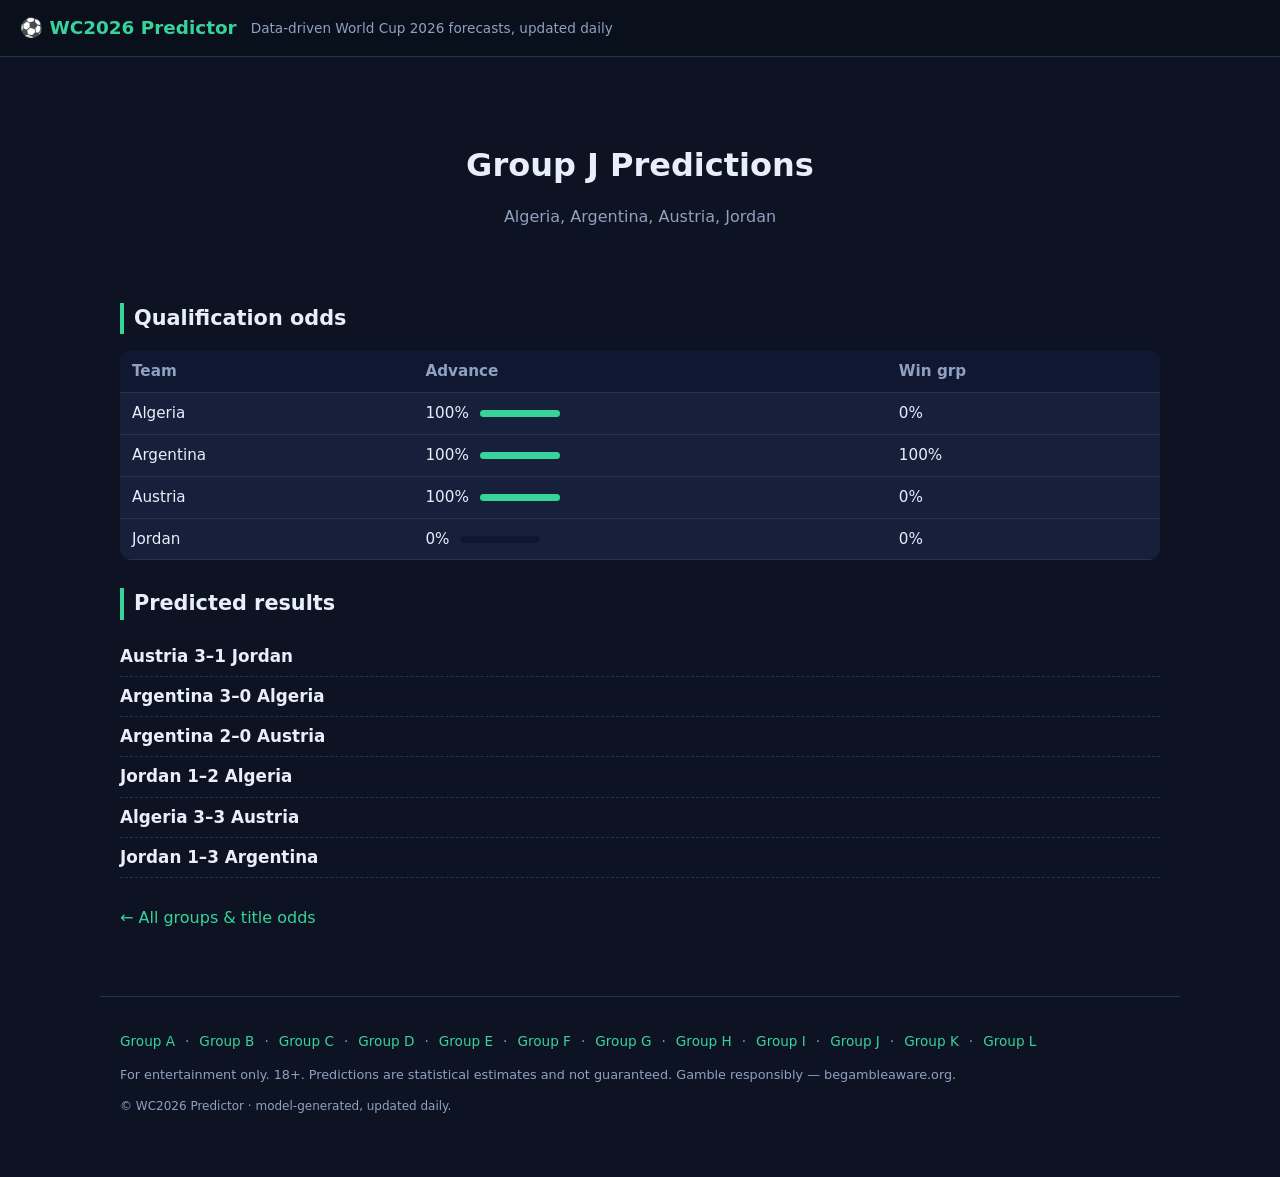
<file: g-j.html>
<!doctype html><html lang="en"><head>
<meta charset="utf-8"><meta name="viewport" content="width=device-width,initial-scale=1">
<title>World Cup 2026 Group J Predictions — Algeria, Argentina, Austria, Jordan</title>
<meta name="description" content="2026 World Cup Group J predictions: Algeria, Argentina, Austria, Jordan. Qualification odds and predicted scorelines, updated daily.">
<link rel="canonical" href="https://itzikezra.github.io/world-cup-2026-predictions/g-j.html">
<meta property="og:title" content="World Cup 2026 Group J Predictions — Algeria, Argentina, Austria, Jordan">
<meta property="og:description" content="2026 World Cup Group J predictions: Algeria, Argentina, Austria, Jordan. Qualification odds and predicted scorelines, updated daily.">
<meta property="og:type" content="website">
<meta property="og:url" content="https://itzikezra.github.io/world-cup-2026-predictions/g-j.html">
<meta name="twitter:card" content="summary_large_image">
<link rel="stylesheet" href="style.css">
<script type="application/ld+json">{"@context": "https://schema.org", "@type": "WebSite", "name": "WC2026 Predictor", "url": "https://itzikezra.github.io/world-cup-2026-predictions", "description": "2026 World Cup Group J predictions: Algeria, Argentina, Austria, Jordan. Qualification odds and predicted scorelines, updated daily."}</script>

</head><body>
<header class="nav"><a class="brand" href="index.html">⚽ WC2026 Predictor</a>
<span class="tag">Data-driven World Cup 2026 forecasts, updated daily</span></header>
<main>
<section class="hero"><h1>Group J Predictions</h1><p class="sub">Algeria, Argentina, Austria, Jordan</p></section>

<section><h2>Qualification odds</h2><table class="grp"><tr><th>Team</th><th>Advance</th><th>Win grp</th></tr>
<tr><td>Algeria</td><td>100% <span class="bar"><span class="b" style="width:100%"></span></span></td><td>0%</td></tr>
<tr><td>Argentina</td><td>100% <span class="bar"><span class="b" style="width:100%"></span></span></td><td>100%</td></tr>
<tr><td>Austria</td><td>100% <span class="bar"><span class="b" style="width:100%"></span></span></td><td>0%</td></tr>
<tr><td>Jordan</td><td>0% <span class="bar"><span class="b" style="width:0%"></span></span></td><td>0%</td></tr>
</table></section>

<section><h2>Predicted results</h2><ul class="res big"><li class="pl">Austria 3–1 Jordan</li><li class="pl">Argentina 3–0 Algeria</li><li class="pl">Argentina 2–0 Austria</li><li class="pl">Jordan 1–2 Algeria</li><li class="pl">Algeria 3–3 Austria</li><li class="pl">Jordan 1–3 Argentina</li></ul></section>
<p><a href="index.html">← All groups & title odds</a></p>
</main>
<footer><p class="groups-nav"><a href="g-a.html">Group A</a> · <a href="g-b.html">Group B</a> · <a href="g-c.html">Group C</a> · <a href="g-d.html">Group D</a> · <a href="g-e.html">Group E</a> · <a href="g-f.html">Group F</a> · <a href="g-g.html">Group G</a> · <a href="g-h.html">Group H</a> · <a href="g-i.html">Group I</a> · <a href="g-j.html">Group J</a> · <a href="g-k.html">Group K</a> · <a href="g-l.html">Group L</a></p>
<p class="disc">For entertainment only. 18+. Predictions are statistical estimates and not guaranteed. Gamble responsibly — begambleaware.org.</p>
<p class="small">© WC2026 Predictor · model-generated, updated daily.</p></footer>
</body></html>
</file>
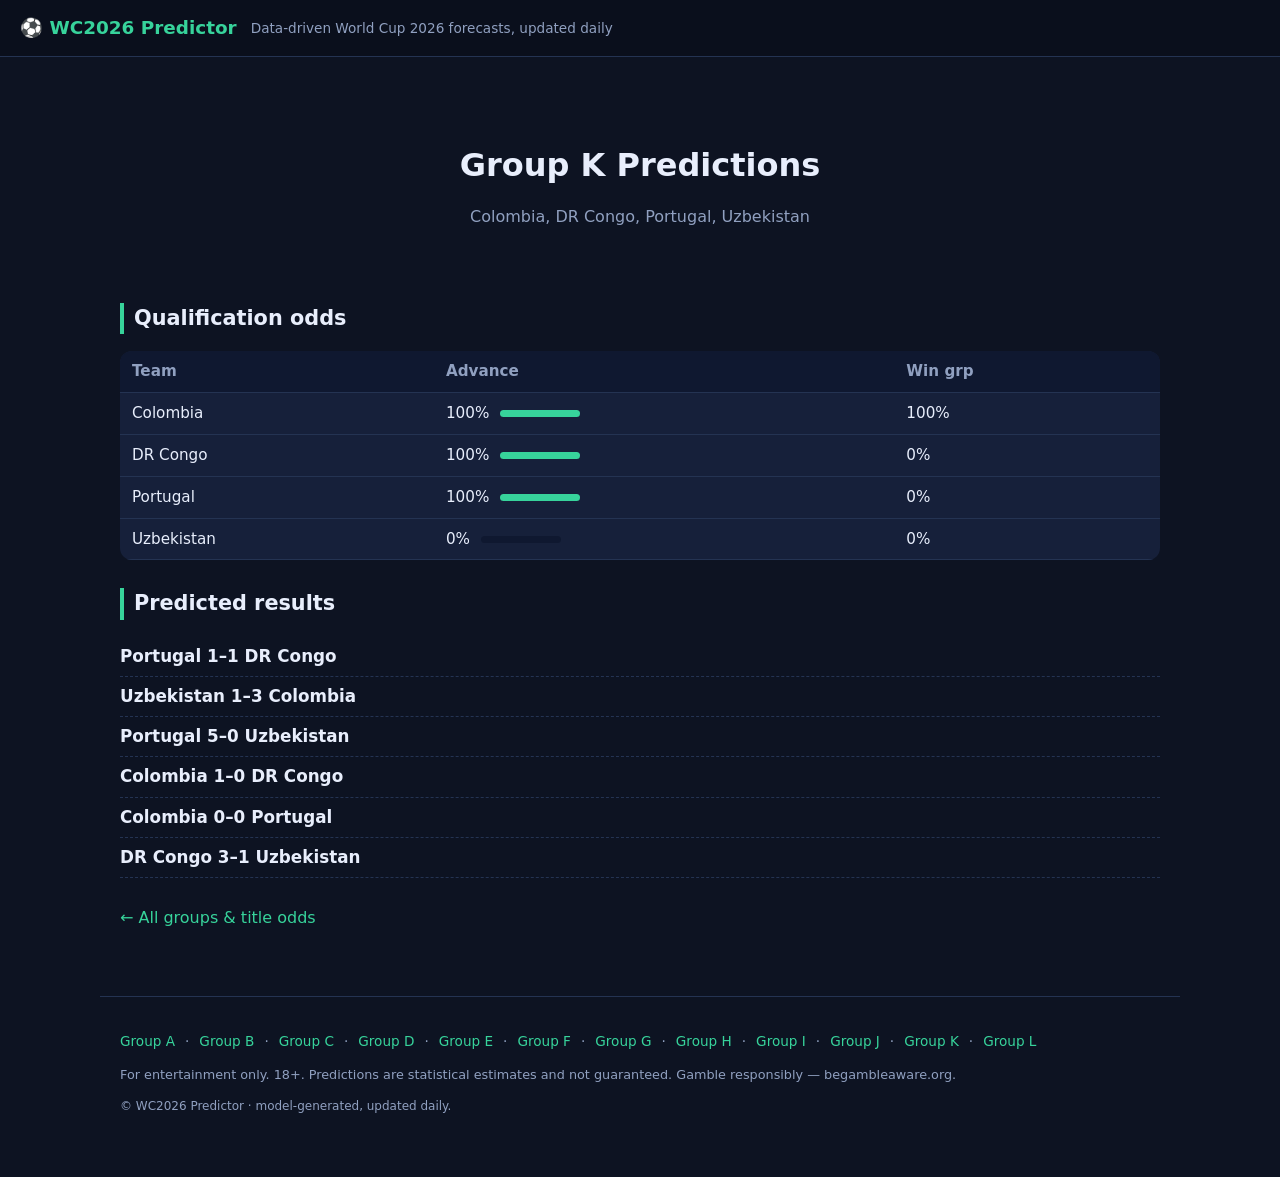
<file: g-k.html>
<!doctype html><html lang="en"><head>
<meta charset="utf-8"><meta name="viewport" content="width=device-width,initial-scale=1">
<title>World Cup 2026 Group K Predictions — Colombia, DR Congo, Portugal, Uzbekistan</title>
<meta name="description" content="2026 World Cup Group K predictions: Colombia, DR Congo, Portugal, Uzbekistan. Qualification odds and predicted scorelines, updated daily.">
<link rel="canonical" href="https://itzikezra.github.io/world-cup-2026-predictions/g-k.html">
<meta property="og:title" content="World Cup 2026 Group K Predictions — Colombia, DR Congo, Portugal, Uzbekistan">
<meta property="og:description" content="2026 World Cup Group K predictions: Colombia, DR Congo, Portugal, Uzbekistan. Qualification odds and predicted scorelines, updated daily.">
<meta property="og:type" content="website">
<meta property="og:url" content="https://itzikezra.github.io/world-cup-2026-predictions/g-k.html">
<meta name="twitter:card" content="summary_large_image">
<link rel="stylesheet" href="style.css">
<script type="application/ld+json">{"@context": "https://schema.org", "@type": "WebSite", "name": "WC2026 Predictor", "url": "https://itzikezra.github.io/world-cup-2026-predictions", "description": "2026 World Cup Group K predictions: Colombia, DR Congo, Portugal, Uzbekistan. Qualification odds and predicted scorelines, updated daily."}</script>

</head><body>
<header class="nav"><a class="brand" href="index.html">⚽ WC2026 Predictor</a>
<span class="tag">Data-driven World Cup 2026 forecasts, updated daily</span></header>
<main>
<section class="hero"><h1>Group K Predictions</h1><p class="sub">Colombia, DR Congo, Portugal, Uzbekistan</p></section>

<section><h2>Qualification odds</h2><table class="grp"><tr><th>Team</th><th>Advance</th><th>Win grp</th></tr>
<tr><td>Colombia</td><td>100% <span class="bar"><span class="b" style="width:100%"></span></span></td><td>100%</td></tr>
<tr><td>DR Congo</td><td>100% <span class="bar"><span class="b" style="width:100%"></span></span></td><td>0%</td></tr>
<tr><td>Portugal</td><td>100% <span class="bar"><span class="b" style="width:100%"></span></span></td><td>0%</td></tr>
<tr><td>Uzbekistan</td><td>0% <span class="bar"><span class="b" style="width:0%"></span></span></td><td>0%</td></tr>
</table></section>

<section><h2>Predicted results</h2><ul class="res big"><li class="pl">Portugal 1–1 DR Congo</li><li class="pl">Uzbekistan 1–3 Colombia</li><li class="pl">Portugal 5–0 Uzbekistan</li><li class="pl">Colombia 1–0 DR Congo</li><li class="pl">Colombia 0–0 Portugal</li><li class="pl">DR Congo 3–1 Uzbekistan</li></ul></section>
<p><a href="index.html">← All groups & title odds</a></p>
</main>
<footer><p class="groups-nav"><a href="g-a.html">Group A</a> · <a href="g-b.html">Group B</a> · <a href="g-c.html">Group C</a> · <a href="g-d.html">Group D</a> · <a href="g-e.html">Group E</a> · <a href="g-f.html">Group F</a> · <a href="g-g.html">Group G</a> · <a href="g-h.html">Group H</a> · <a href="g-i.html">Group I</a> · <a href="g-j.html">Group J</a> · <a href="g-k.html">Group K</a> · <a href="g-l.html">Group L</a></p>
<p class="disc">For entertainment only. 18+. Predictions are statistical estimates and not guaranteed. Gamble responsibly — begambleaware.org.</p>
<p class="small">© WC2026 Predictor · model-generated, updated daily.</p></footer>
</body></html>
</file>
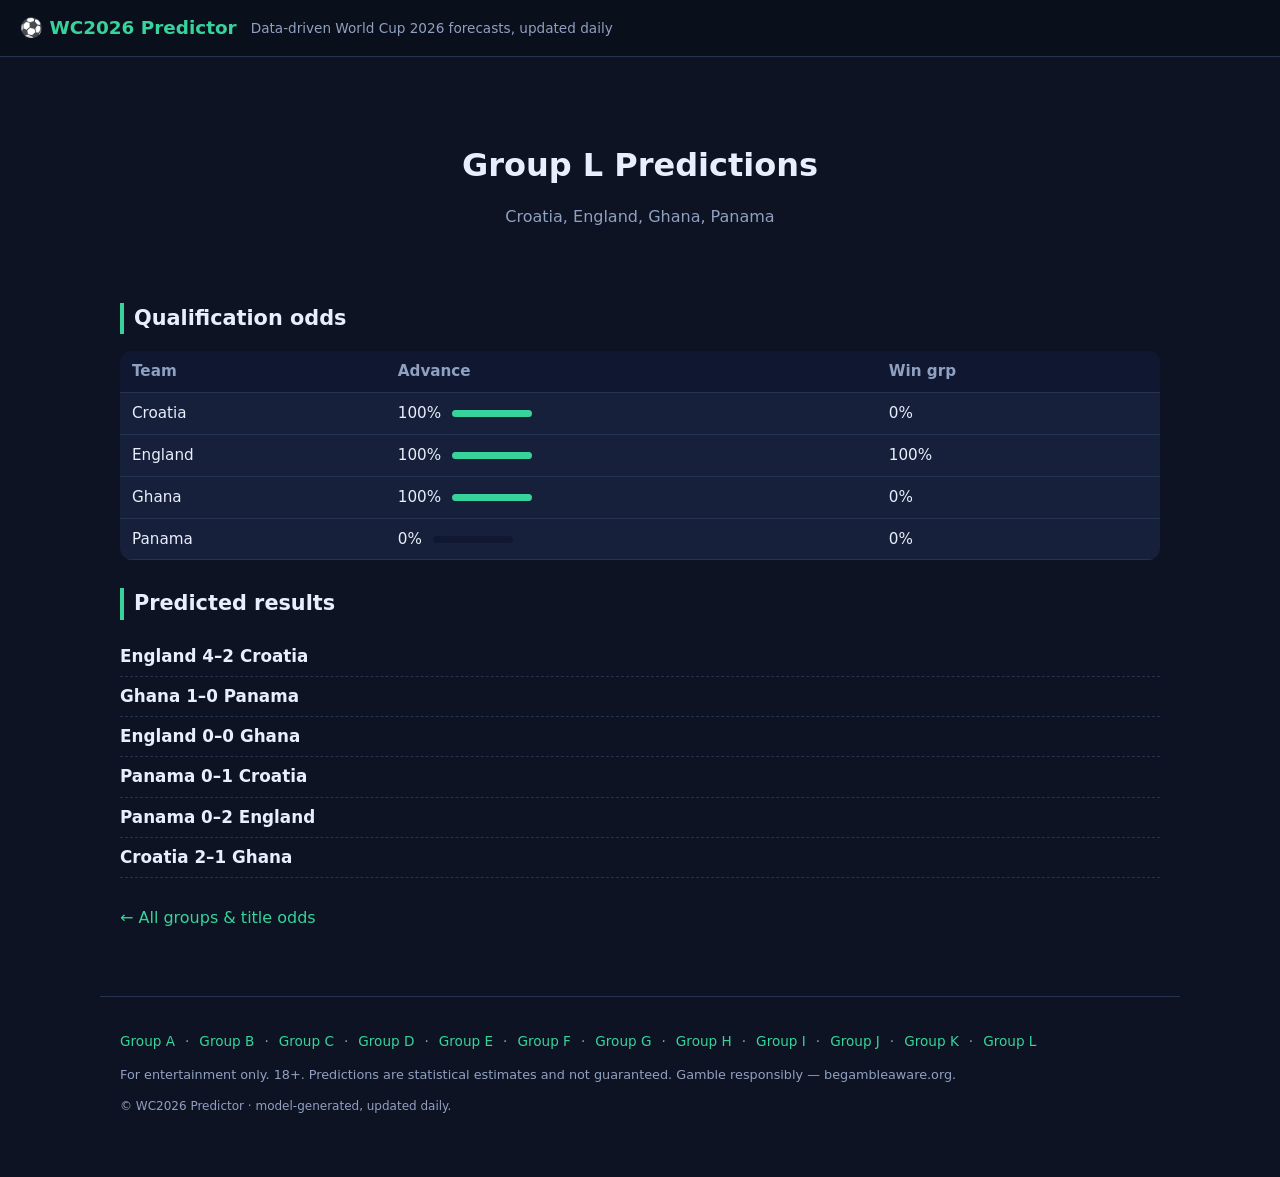
<file: g-l.html>
<!doctype html><html lang="en"><head>
<meta charset="utf-8"><meta name="viewport" content="width=device-width,initial-scale=1">
<title>World Cup 2026 Group L Predictions — Croatia, England, Ghana, Panama</title>
<meta name="description" content="2026 World Cup Group L predictions: Croatia, England, Ghana, Panama. Qualification odds and predicted scorelines, updated daily.">
<link rel="canonical" href="https://itzikezra.github.io/world-cup-2026-predictions/g-l.html">
<meta property="og:title" content="World Cup 2026 Group L Predictions — Croatia, England, Ghana, Panama">
<meta property="og:description" content="2026 World Cup Group L predictions: Croatia, England, Ghana, Panama. Qualification odds and predicted scorelines, updated daily.">
<meta property="og:type" content="website">
<meta property="og:url" content="https://itzikezra.github.io/world-cup-2026-predictions/g-l.html">
<meta name="twitter:card" content="summary_large_image">
<link rel="stylesheet" href="style.css">
<script type="application/ld+json">{"@context": "https://schema.org", "@type": "WebSite", "name": "WC2026 Predictor", "url": "https://itzikezra.github.io/world-cup-2026-predictions", "description": "2026 World Cup Group L predictions: Croatia, England, Ghana, Panama. Qualification odds and predicted scorelines, updated daily."}</script>

</head><body>
<header class="nav"><a class="brand" href="index.html">⚽ WC2026 Predictor</a>
<span class="tag">Data-driven World Cup 2026 forecasts, updated daily</span></header>
<main>
<section class="hero"><h1>Group L Predictions</h1><p class="sub">Croatia, England, Ghana, Panama</p></section>

<section><h2>Qualification odds</h2><table class="grp"><tr><th>Team</th><th>Advance</th><th>Win grp</th></tr>
<tr><td>Croatia</td><td>100% <span class="bar"><span class="b" style="width:100%"></span></span></td><td>0%</td></tr>
<tr><td>England</td><td>100% <span class="bar"><span class="b" style="width:100%"></span></span></td><td>100%</td></tr>
<tr><td>Ghana</td><td>100% <span class="bar"><span class="b" style="width:100%"></span></span></td><td>0%</td></tr>
<tr><td>Panama</td><td>0% <span class="bar"><span class="b" style="width:0%"></span></span></td><td>0%</td></tr>
</table></section>

<section><h2>Predicted results</h2><ul class="res big"><li class="pl">England 4–2 Croatia</li><li class="pl">Ghana 1–0 Panama</li><li class="pl">England 0–0 Ghana</li><li class="pl">Panama 0–1 Croatia</li><li class="pl">Panama 0–2 England</li><li class="pl">Croatia 2–1 Ghana</li></ul></section>
<p><a href="index.html">← All groups & title odds</a></p>
</main>
<footer><p class="groups-nav"><a href="g-a.html">Group A</a> · <a href="g-b.html">Group B</a> · <a href="g-c.html">Group C</a> · <a href="g-d.html">Group D</a> · <a href="g-e.html">Group E</a> · <a href="g-f.html">Group F</a> · <a href="g-g.html">Group G</a> · <a href="g-h.html">Group H</a> · <a href="g-i.html">Group I</a> · <a href="g-j.html">Group J</a> · <a href="g-k.html">Group K</a> · <a href="g-l.html">Group L</a></p>
<p class="disc">For entertainment only. 18+. Predictions are statistical estimates and not guaranteed. Gamble responsibly — begambleaware.org.</p>
<p class="small">© WC2026 Predictor · model-generated, updated daily.</p></footer>
</body></html>
</file>
<file: style.css>
:root{--bg:#0d1322;--card:#16203a;--line:#243352;--ink:#e8eefc;--mut:#90a0c0;--acc:#37d39b;--gold:#f4c542}
*{box-sizing:border-box}body{margin:0;font:16px/1.5 system-ui,Segoe UI,Roboto,sans-serif;background:var(--bg);color:var(--ink)}
a{color:var(--acc);text-decoration:none}a:hover{text-decoration:underline}
.nav{display:flex;align-items:center;gap:14px;padding:14px 20px;background:#0a0f1c;border-bottom:1px solid var(--line);position:sticky;top:0;z-index:5}
.brand{font-weight:800;font-size:1.15rem}.tag{color:var(--mut);font-size:.85rem}
main{max-width:1080px;margin:0 auto;padding:20px}
.hero{text-align:center;padding:30px 10px}h1{font-size:2rem;margin:.2em 0}.sub{color:var(--mut)}
.fav{font-size:1.15rem;background:var(--card);display:inline-block;padding:10px 18px;border-radius:12px;border:1px solid var(--line);margin-top:10px}
section{margin:28px 0}h2{font-size:1.3rem;border-left:4px solid var(--acc);padding-left:10px}
table{width:100%;border-collapse:collapse;background:var(--card);border-radius:12px;overflow:hidden}
th,td{padding:9px 12px;text-align:left;border-bottom:1px solid var(--line);font-size:.95rem}
th{background:#0f1830;color:var(--mut);font-weight:600}
.bar{display:inline-block;width:80px;height:7px;background:#0f1830;border-radius:4px;vertical-align:middle;overflow:hidden;margin-left:6px}
.bar .b{display:block;height:100%;background:var(--acc)}.bar .gold{background:var(--gold)}
.grid{display:grid;grid-template-columns:repeat(auto-fill,minmax(320px,1fr));gap:16px}
.card{background:var(--card);border:1px solid var(--line);border-radius:14px;padding:14px}
.card h3{margin:.1em 0 .6em}.grp{font-size:.9rem}
.res{list-style:none;padding:0;margin:10px 0 0;font-size:.9rem;color:var(--mut)}
.res li{padding:3px 0;border-bottom:1px dashed var(--line)}.res li.pl{color:var(--ink);font-weight:600}
.res.big{font-size:1.05rem}.res.big li{padding:7px 0}
.bracket{display:grid;grid-template-columns:repeat(3,1fr);gap:14px}
.rnd h3{color:var(--mut);font-size:.95rem;text-align:center}
.tie{background:var(--card);border:1px solid var(--line);border-radius:10px;margin:8px 0;padding:8px}
.tie span{display:flex;justify-content:space-between;gap:10px;padding:2px 6px;color:var(--mut)}
.tie span i{font-style:normal;flex:1}.tie span b{font-variant-numeric:tabular-nums}
.tie .win{color:var(--gold);font-weight:700}.tie span b{color:var(--ink)}.tie .win b{color:var(--gold)}
.tie .pens{font-size:.78rem;color:var(--acc);justify-content:flex-end;padding-top:2px}
.champ{text-align:center;font-size:1.2rem;margin-top:14px}
.affs{display:flex;flex-wrap:wrap;gap:12px;margin:18px 0}
.aff{flex:1;min-width:240px;background:linear-gradient(135deg,#15324a,#16203a);border:1px solid var(--acc);border-radius:14px;padding:14px;display:flex;flex-direction:column;gap:3px}
.aff-name{font-weight:800;color:var(--acc)}.aff-cta{font-size:1.05rem}.aff-bonus{color:var(--gold);font-size:.85rem}
.ad{margin:18px 0;min-height:1px}
.chart{width:100%;height:auto;background:var(--card);border:1px solid var(--line);border-radius:12px;padding:6px}
.chart .gl{stroke:var(--line);stroke-width:1}.chart .yl,.chart .xl{fill:var(--mut);font-size:11px}
.chart .yl{text-anchor:end}.chart .xl{text-anchor:middle}
.chart .lineA{fill:none;stroke:var(--acc);stroke-width:2.5}.chart .lineB{fill:none;stroke:var(--gold);stroke-width:2}
.chart .dotA{fill:var(--acc)}.chart .dotB{fill:var(--gold)}
.legend{color:var(--mut);font-size:.9rem}.kA{color:var(--acc)}.kB{color:var(--gold)}
.scrollx{max-height:560px;overflow-y:auto;border-radius:12px;border:1px solid var(--line)}
.tr tr.ok td:last-child{color:var(--acc)}.tr tr.miss td:last-child{color:#ff6b6b}
.tr th{position:sticky;top:0}
footer{max-width:1080px;margin:30px auto;padding:20px;border-top:1px solid var(--line);color:var(--mut);font-size:.85rem}
.groups-nav{display:flex;flex-wrap:wrap;gap:10px}.disc{font-size:.8rem}.small{font-size:.75rem}
@media(max-width:680px){.bracket{grid-template-columns:1fr}h1{font-size:1.6rem}}
</file>
